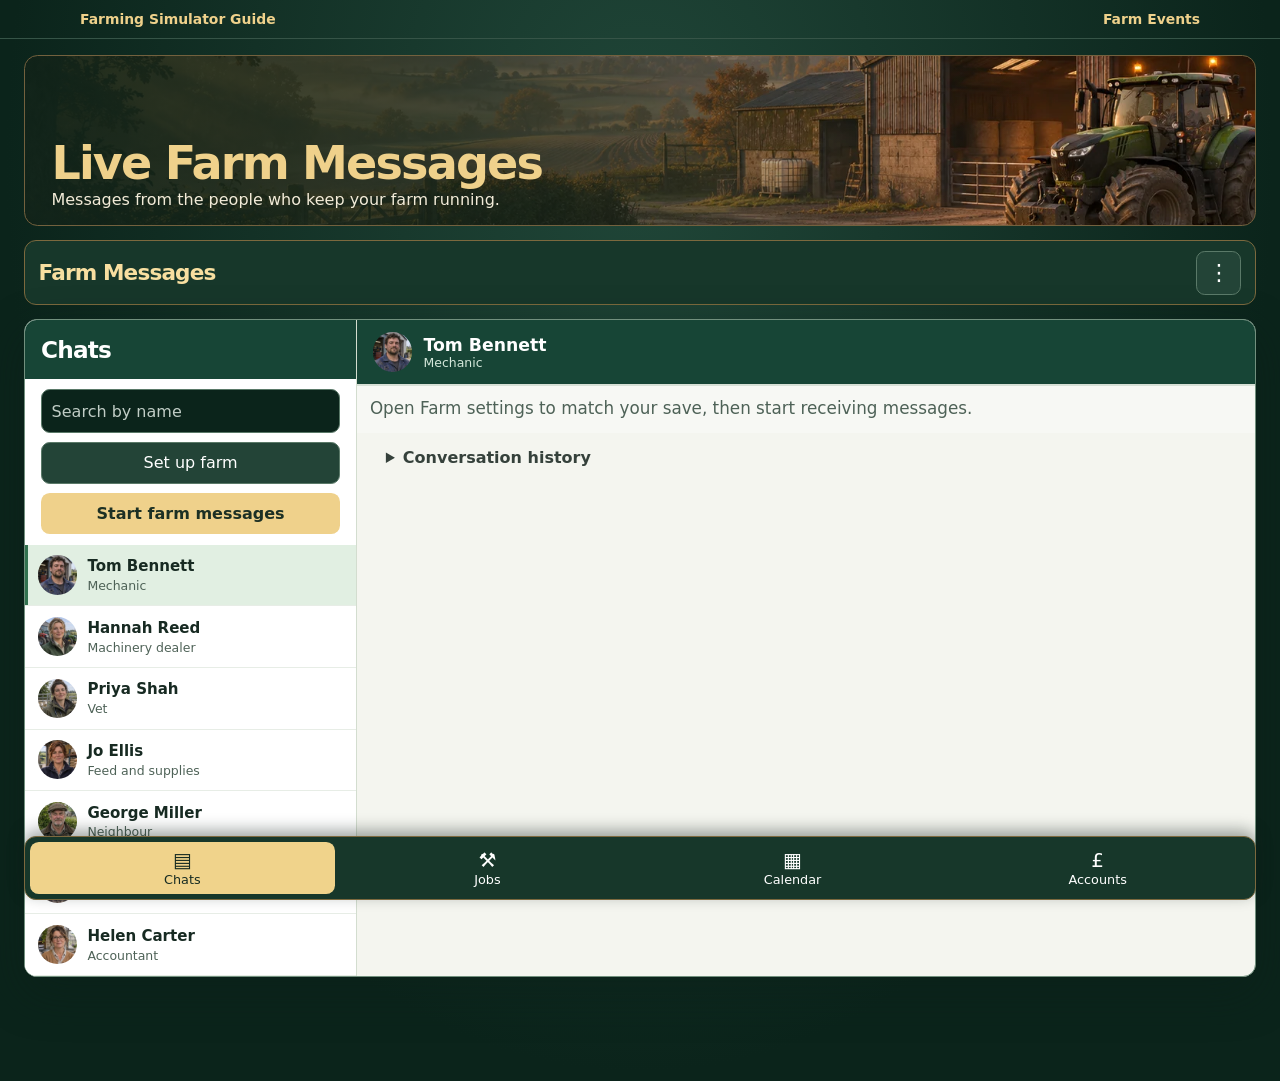
<file: index.html>
<!doctype html>
<html lang="en-GB">
<head>
  <meta charset="utf-8">
  <meta name="viewport" content="width=device-width, initial-scale=1">
  <meta name="robots" content="noindex">
  <meta name="theme-color" content="#0a281e">
  <title>Live Farm Messages | Farming Simulator Guide</title>
  <link rel="stylesheet" href="messages.css?v=24">
  <script src="messages.js?v=24" defer></script>
</head>
<body>
  <header class="site-header"><a href="../index.html">Farming Simulator Guide</a><a href="../farm-events-access.html">Farm Events</a></header>
  <main>
    <header class="hero">
      <h1>Live Farm Messages</h1>
      <p>Messages from the people who keep your farm running.</p>
    </header>
    <div id="app" hidden>
      <header class="messages-top">
        <h1>Farm Messages</h1>
        <button id="open-farm-tools" type="button" aria-label="Farm settings" title="Farm settings" aria-haspopup="dialog">⋮</button>
      </header>
      <div id="toast-region" aria-live="polite"></div>
      <p id="save-status" role="status"></p>
      <div id="workspace" class="workspace" data-view="inbox">
        <section class="panel inbox" aria-labelledby="inbox-title">
          <h2 id="inbox-title" tabindex="-1">Chats</h2>
          <div class="inbox-controls">
            <input id="contact-search" type="search" placeholder="Search by name" aria-label="Search contacts by name">
            <button id="setup-farm" type="button">Set up farm</button>
            <button id="start-chats" type="button" class="primary">Start farm messages</button>
          </div>
          <div id="contacts" aria-label="Conversations"></div>
          
        </section>
        <section class="panel chat" aria-labelledby="chat-title">
          <header id="chat-header"></header>
          <div class="composer">
            <div id="replies" aria-label="Available replies"></div>
          </div>
          <details id="conversation-history">
            <summary>Conversation history</summary>
          <div id="conversation" role="log" aria-label="Messages" tabindex="0"></div>
          </details>
        </section>
      </div>
      <section id="jobs-page" class="panel tab-page" hidden>
        <h2>Jobs</h2>
        <p id="no-jobs">No active repairs.</p>
        <div id="restrictions"></div>
      </section>
      <section id="calendar-page" class="panel tab-page" hidden>
        <h2>Calendar</h2>
        <div class="farm-bar" aria-label="Farm date">
          <div><strong id="date"></strong><span id="day"></span></div>
          <button id="advance" class="primary"></button>
        </div>
      </section>
        <section id="accounts-page" class="panel tab-page" hidden>
          <h2>Accounts</h2><p class="account-balance" id="balance"></p>
          <div class="details-body">
            <p>Apply charges, rewards and credits in your FS25 save using your usual house rules. If FS25 has already applied a transaction, leave it as a record only.</p>
            <div id="ledger"></div>
            <form id="entry" class="fields">
              <label>Transaction
                <select name="type">
                  <option value="expense">Supplier or contractor bill</option>
                  <option value="income">Cash income</option>
                  <option value="credit">Supplier credit earned</option>
                  <option value="worker">Temporary worker hours</option>
                  <option value="staff">Staff bonus</option>
                </select>
              </label>
              <label id="supplier-label">Supplier or contact <input name="source" maxlength="48" required></label>
              <label id="reason-label">Reason <input name="reason" maxlength="80" required></label>
              <label><span id="amount-label">Amount (£)</span> <input name="amount" type="number" required min="0.01" step="0.01" max="10000000"></label>
              <label id="hours-label" hidden>Hours worked <input name="hours" type="number" min="0.25" step="0.25" max="744"></label>
              <label id="applied-label" class="check"><input name="applied" type="checkbox"> Already applied in FS25 or paid separately</label>
              <button>Add entry</button>
            </form>
          </div>
        </section>
      <nav id="message-nav" aria-label="Farm Messages">
        <button type="button" data-page="chats" aria-pressed="true"><span aria-hidden="true">▤</span>Chats</button>
        <button type="button" data-page="jobs" aria-pressed="false"><span aria-hidden="true">⚒</span>Jobs</button>
        <button type="button" data-page="calendar" aria-pressed="false"><span aria-hidden="true">▦</span>Calendar</button>
        <button type="button" data-page="accounts" aria-pressed="false"><span id="accounts-icon" aria-hidden="true">£</span>Accounts</button>
      </nav>
      <dialog id="farm-tools" aria-labelledby="farm-tools-title">
        <header class="tools-header">
          <h2 id="farm-tools-title">Farm settings</h2>
          <form method="dialog"><button aria-label="Close farm settings" autofocus>×</button></form>
        </header>
        <div class="tools">
        <details class="panel" open>
          <summary>Farm settings</summary>
          <div class="details-body">
            <form id="settings" class="fields">
              <details class="panel settings-wide">
                <summary>Contact names and repairs</summary>
                <div class="details-body contact-settings">
                  <div class="settings-stack">
                    <fieldset id="contact-options" class="settings-stack">
                      <legend>Incoming messages</legend>
                    </fieldset>
                    <div id="contact-names" class="settings-stack"></div>
                  </div>
                  <div class="settings-stack">
                    <label>Repairs <select name="repairProvider"><option value="dealer">Local dealer</option><option value="staff">Employ a full-time mechanic</option></select></label>
              <div id="mechanic-name-setting" class="settings-stack"></div>
              <div id="mechanic-pay" class="settings-stack" hidden>
<label>Salary preset <select id="salary-preset"></select></label>
              <label><span>Annual salary <span id="salary-currency">£</span></span> <input name="mechanicSalary" type="number" min="0" max="1000000" step="100" required></label>
              <div class="salary-controls"><button type="button" id="salary-down-1000">−£1,000</button><button type="button" id="salary-down">−£100</button><button type="button" id="salary-up">+£100</button><button type="button" id="salary-up-1000">+£1,000</button></div>
              </div>
<label class="check"><input name="workshop" type="checkbox"> My farm has a workshop</label>
                  </div>
                </div>
              </details>
              <label>Starting month <select name="start" aria-describedby="starting-month-note"></select></label>
              <p id="starting-month-note"></p>
              <label>Days per month <select name="days"><option value="1">1</option><option value="2">2</option><option value="3">3</option><option value="4">4</option><option value="5">5</option><option value="6">6</option><option value="7">7</option><option value="8">8</option><option value="9">9</option><option value="10">10</option><option value="11">11</option><option value="12">12</option><option value="13">13</option><option value="14">14</option><option value="15">15</option><option value="16">16</option><option value="17">17</option><option value="18">18</option><option value="19">19</option><option value="20">20</option><option value="21">21</option><option value="22">22</option><option value="23">23</option><option value="24">24</option><option value="25">25</option><option value="26">26</option><option value="27">27</option><option value="28">28</option></select></label>
              <div class="settings-stack">
              <label>New events per month <select name="frequency"><option value="random">Random range</option></select></label>
              <fieldset id="random-range" class="range-fields" hidden>
                <label>Minimum <input name="randomMin" type="number" min="1" max="10" step="1" required disabled></label>
                <label>Maximum <input name="randomMax" type="number" min="1" max="10" step="1" required disabled></label>
              </fieldset>
              </div>
              <label>Farm currency <select name="currency"><option value="GBP">Pounds (£)</option><option value="USD">US dollars ($)</option><option value="EUR">Euros (€)</option></select></label>
              <label>Billing interval <select name="billing"><option value="1">Monthly</option><option value="2">Every two months</option><option value="3">Quarterly</option><option value="6">Every six months</option><option value="12">Annually</option></select></label>
              <label class="check"><input name="guidance" type="checkbox"> Show gameplay notes</label>
              <details class="panel settings-wide"><summary>Livestock</summary><div class="details-body settings-stack">
              <label class="check"><input name="animals" type="checkbox"> Include livestock messages</label>
              <label class="check"><input name="sheep" type="checkbox"> I keep sheep</label>
              </div></details>
              <label class="check"><input name="sync" type="checkbox"> Import eligible rewards from Farm Events on this browser</label>
            </form>
            <p id="settings-status" role="status">Calendar and event frequency changes apply at the start of the next month once play begins. Billing changes apply after the current billing period.</p>
            <h3>Permanent staff</h3>
            <div id="staff-list"></div>
            <form id="staff" class="fields">
              <label>Name <input name="name" maxlength="48" required></label>
              <label><span>Annual salary <span id="staff-currency">£</span></span> <input name="salary" type="number" min="1" max="10000000" step="0.01" required></label>
              <label class="check"><input name="applied" type="checkbox"> Wages already deducted in FS25</label>
              <button>Add employee</button>
            </form>
            <button id="sound" type="button" aria-pressed="true">Message sound</button>
            <button id="notify" type="button">Enable browser notifications</button>
            <p id="notify-status" role="status">Notifications are available while this page is open on supported browsers.</p>
            <button id="reset" type="button">Start a new demo farm</button>
          </div>
        </details>
      </div>
        <footer class="settings-footer">
          <p id="settings-save-error" role="alert" hidden></p>
          <button class="primary" type="submit" form="settings">Save and close</button>
        </footer>
      </dialog>
      <dialog id="reset-dialog"><form method="dialog">
        <h2>Start a new demo farm?</h2>
        <p>This clears the inbox, accounts and calendar saved for this demo.</p>
        <button value="cancel" autofocus>Keep playing</button>
        <button value="reset" class="primary">Start new farm</button>
      </form></dialog>
      <p class="footnote">Progress is saved in this browser. Keep the demo calendar in step with your FS25 save.</p>
    </div>
  </main>
</body>
</html>
</file>
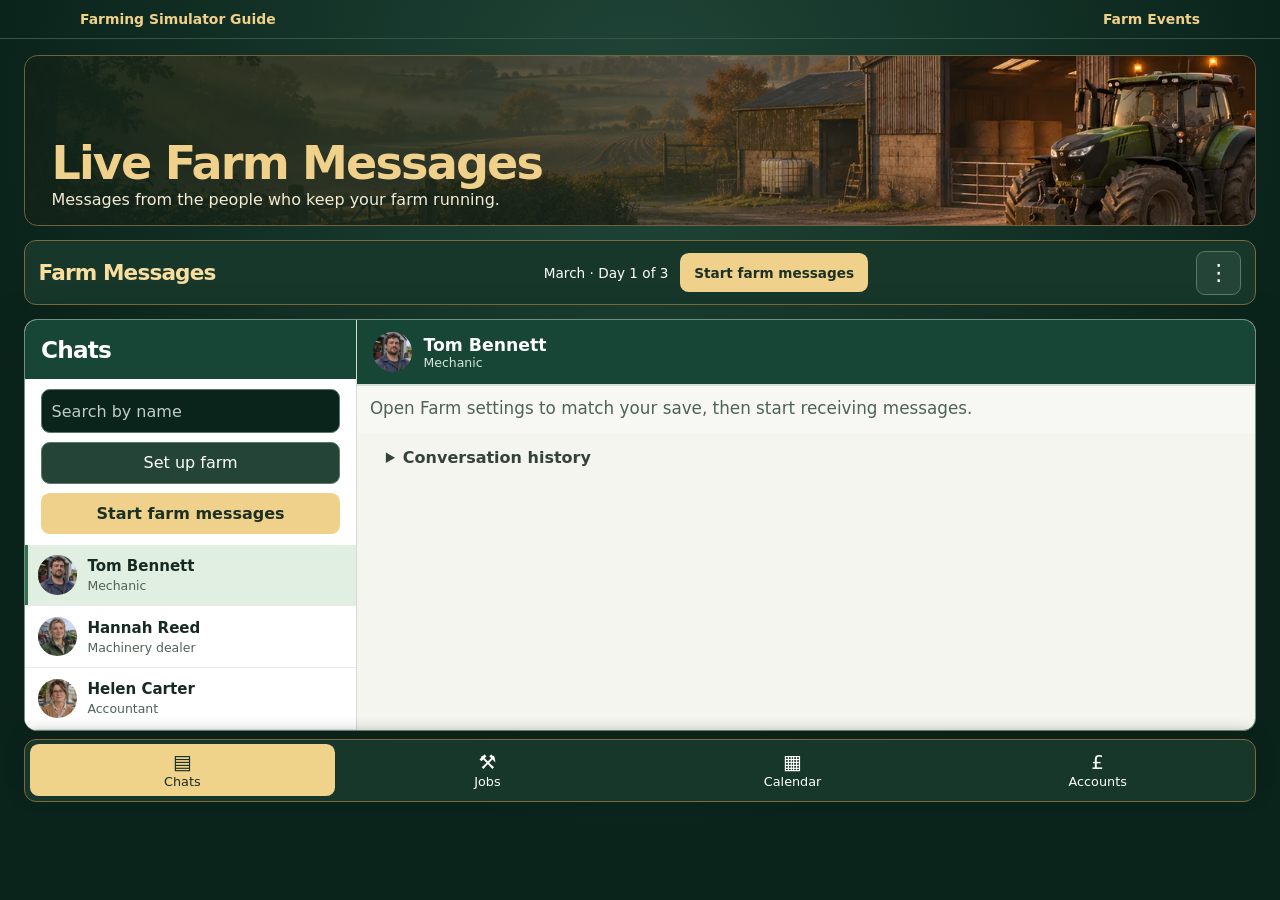
<file: farm-messages/index.html>
<!doctype html>
<html lang="en-GB">
<head>
  <meta charset="utf-8">
  <meta name="viewport" content="width=device-width, initial-scale=1">
  <meta name="robots" content="noindex">
  <meta name="theme-color" content="#0a281e">
  <title>Live Farm Messages | Farming Simulator Guide</title>
  <link rel="stylesheet" href="messages.css?v=43">
  <script src="messages.js?v=48" defer></script>
</head>
<body>
  <header class="site-header"><a href="../index.html">Farming Simulator Guide</a><a href="../farm-events-access.html">Farm Events</a></header>
  <main>
    <header class="hero">
      <h1>Live Farm Messages</h1>
      <p>Messages from the people who keep your farm running.</p>
    </header>
    <div id="app" hidden>
      <header class="messages-top">
        <h1>Farm Messages</h1>
        <div class="header-calendar">
          <div><span id="desktop-date"></span></div>
          <button id="desktop-advance" type="button" class="primary"></button>
        </div>
        <button id="open-farm-tools" type="button" aria-label="Farm settings" title="Farm settings" aria-haspopup="dialog">⋮</button>
      </header>
      <div id="toast-region" aria-live="polite"></div>
      <p id="message-setup-status" hidden>Incoming messages are off. Enable contacts under Farm Settings → Contact names and repairs.</p>
      <p id="save-status" role="status"></p>
      <div id="workspace" class="workspace" data-view="inbox">
        <section class="panel inbox" aria-labelledby="inbox-title">
          <h2 id="inbox-title" tabindex="-1">Chats</h2>
          <div class="inbox-controls">
            <input id="contact-search" type="search" placeholder="Search by name" aria-label="Search contacts by name">
            <button id="setup-farm" type="button">Set up farm</button>
            <button id="start-chats" type="button" class="primary">Start farm messages</button>
          </div>
          <div id="contacts" aria-label="Conversations"></div>
          
        </section>
        <section class="panel chat" aria-labelledby="chat-title">
          <header id="chat-header"></header>
          <div class="composer">
            <div id="replies" aria-label="Available replies"></div>
          </div>
          <details id="conversation-history">
            <summary>Conversation history</summary>
          <div id="conversation" role="log" aria-label="Messages" tabindex="0"></div>
          </details>
        </section>
      </div>
      <section id="jobs-page" class="panel tab-page" hidden>
        <h2>Jobs</h2>
        <p id="no-jobs">No active repairs.</p>
        <div id="restrictions"></div>
      </section>
      <section id="calendar-page" class="panel tab-page" hidden>
        <h2>Calendar</h2>
        <div class="farm-bar" aria-label="Farm date">
          <div><strong id="date"></strong><span id="day"></span></div>
          <button id="advance" class="primary"></button>
        </div>
      </section>
        <section id="accounts-page" class="panel tab-page" hidden>
          <h2>Accounts</h2><p class="account-balance" id="balance"></p>
          <div class="details-body">
            <p>Apply charges, rewards and credits in your FS25 save using your usual house rules. If FS25 has already applied a transaction, leave it as a record only.</p>
            <div id="ledger"></div>
            <form id="entry" class="fields">
              <label>Transaction
                <select name="type">
                  <option value="expense">Supplier or contractor bill</option>
                  <option value="income">Cash income</option>
                  <option value="credit">Supplier credit earned</option>
                  <option value="worker">Temporary worker hours</option>
                  <option value="staff">Staff bonus</option>
                </select>
              </label>
              <label id="supplier-label">Supplier or contact <input name="source" maxlength="48" required></label>
              <label id="reason-label">Reason <input name="reason" maxlength="80" required></label>
              <label><span id="amount-label">Amount (£)</span> <input name="amount" type="number" required min="0.01" step="0.01" max="10000000"></label>
              <label id="hours-label" hidden>Hours worked <input name="hours" type="number" min="0.25" step="0.25" max="744"></label>
              <label id="applied-label" class="check"><input name="applied" type="checkbox"> Already applied in FS25 or paid separately</label>
              <button>Add entry</button>
            </form>
          </div>
        </section>
      <nav id="message-nav" aria-label="Farm Messages">
        <button type="button" data-page="chats" aria-pressed="true"><span aria-hidden="true">▤</span>Chats</button>
        <button type="button" data-page="jobs" aria-pressed="false"><span aria-hidden="true">⚒</span>Jobs</button>
        <button type="button" data-page="calendar" aria-pressed="false"><span aria-hidden="true">▦</span>Calendar</button>
        <button type="button" data-page="accounts" aria-pressed="false"><span id="accounts-icon" aria-hidden="true">£</span>Accounts</button>
      </nav>
      <dialog id="farm-tools" aria-labelledby="farm-tools-title">
        <header class="tools-header">
          <h2 id="farm-tools-title">Farm settings</h2>
          <form method="dialog"><button aria-label="Close farm settings" autofocus>×</button></form>
        </header>
        <div class="tools">
        <form id="contact-settings-form" hidden>
                <div class="details-body contact-settings">
                  <div class="settings-stack">
                    <fieldset id="contact-options" class="settings-stack">
                      <legend>Incoming messages</legend>
                    </fieldset>
                    <div id="contact-names" class="settings-stack"></div>
                  </div>
                  <div class="settings-stack">
                    <label>Repairs <select name="repairProvider"><option value="dealer">Local dealer</option><option value="staff">Employ a full-time mechanic</option></select></label>
              <div id="mechanic-name-setting" class="settings-stack"></div>
              <label class="check"><input name="mechanicPayroll" type="checkbox"> On the payroll</label>
              <div id="mechanic-pay" class="settings-stack" hidden>
<label>Salary preset <select id="salary-preset"></select></label>
              <label><span>Annual salary <span id="salary-currency">£</span></span> <input name="mechanicSalary" type="number" min="0" max="1000000" step="100" required></label>
              <div class="salary-controls"><button type="button" id="salary-down-1000">−£1,000</button><button type="button" id="salary-down">−£100</button><button type="button" id="salary-up">+£100</button><button type="button" id="salary-up-1000">+£1,000</button></div>
              </div>
<label class="check"><input name="workshop" type="checkbox"> My farm has a workshop</label>
                  </div>
                </div>
          <div class="settings-footer">
            <button id="cancel-contact-settings" type="button">Back</button>
            <button class="primary" type="submit">Save and close</button>
          </div>
          <p id="contact-save-error" role="alert" hidden>This browser could not save your contact settings.</p>
        </form>
        <details id="main-settings-panel" class="panel" open>
          <summary>Farm settings</summary>
          <div class="details-body">
            <form id="settings" class="fields">
              <button id="open-contact-settings" type="button">Contact names and repairs</button>
              <label>Starting month <select name="start" aria-describedby="starting-month-note"></select></label>
              <p id="starting-month-note"></p>
              <label>Days per month <select name="days" size="7"><option value="1">1</option><option value="2">2</option><option value="3">3</option><option value="4">4</option><option value="5">5</option><option value="6">6</option><option value="7">7</option><option value="8">8</option><option value="9">9</option><option value="10">10</option><option value="11">11</option><option value="12">12</option><option value="13">13</option><option value="14">14</option><option value="15">15</option><option value="16">16</option><option value="17">17</option><option value="18">18</option><option value="19">19</option><option value="20">20</option><option value="21">21</option><option value="22">22</option><option value="23">23</option><option value="24">24</option><option value="25">25</option><option value="26">26</option><option value="27">27</option><option value="28">28</option></select></label>
              <div class="settings-stack">
              <label>New events per month <select name="frequency"><option value="random">Random range</option></select></label>
              <fieldset id="random-range" class="range-fields" hidden>
                <label>Minimum <input name="randomMin" type="number" min="1" max="10" step="1" required disabled></label>
                <label>Maximum <input name="randomMax" type="number" min="1" max="10" step="1" required disabled></label>
              </fieldset>
              </div>
              <label>Message delivery <select name="delivery"><option value="day">Together at the start of each farm day</option><option value="staggered">Random timing · 5–10 real minutes apart</option></select></label>
              <label>Farm currency <select name="currency"><option value="GBP">Pounds (£)</option><option value="USD">US dollars ($)</option><option value="EUR">Euros (€)</option></select></label>
              <label>Billing interval <select name="billing"><option value="1">Monthly</option><option value="2">Every two months</option><option value="3">Quarterly</option><option value="6">Every six months</option><option value="12">Annually</option></select></label>
              <label class="check"><input name="guidance" type="checkbox"> Show gameplay notes</label>
              <details class="panel settings-wide"><summary>Livestock</summary><div class="details-body settings-stack">
              <label class="check"><input name="animals" type="checkbox"> Include livestock messages</label>
              <label class="check"><input name="sheep" type="checkbox"> I keep sheep</label>
              </div></details>
              <label class="check"><input name="sync" type="checkbox"> Import eligible rewards from Farm Events on this browser</label>
            </form>
            <p id="settings-status" role="status">Calendar and event frequency changes apply at the start of the next month once play begins. Billing changes apply after the current billing period.</p>
            <h3>Permanent staff</h3>
            <div id="staff-list"></div>
            <form id="staff" class="fields">
              <label>Name <input name="name" maxlength="48" required></label>
              <label><span>Annual salary <span id="staff-currency">£</span></span> <input name="salary" type="number" min="1" max="10000000" step="0.01" required></label>
              <label class="check"><input name="applied" type="checkbox"> Wages already deducted in FS25</label>
              <button>Add employee</button>
            </form>
            <button id="sound" type="button" aria-pressed="true">Message sound</button>
            <button id="notify" type="button">Enable browser notifications</button>
            <p id="notify-status" role="status">Notifications are available while this page is open on supported browsers.</p>
            <button id="reset" type="button">Start a new demo farm</button>
          </div>
        </details>
      </div>
        <footer id="main-settings-footer" class="settings-footer">
          <p id="settings-save-error" role="alert" hidden></p>
          <button class="primary" type="submit" form="settings">Save and close</button>
        </footer>
      </dialog>
      <dialog id="reset-dialog"><form method="dialog">
        <h2>Start a new demo farm?</h2>
        <p>This clears the inbox, accounts and calendar saved for this demo.</p>
        <button value="cancel" autofocus>Keep playing</button>
        <button value="reset" class="primary">Start new farm</button>
      </form></dialog>
      <p class="footnote">Progress is saved in this browser. Keep the demo calendar in step with your FS25 save.</p>
    </div>
  </main>
</body>
</html>
</file>
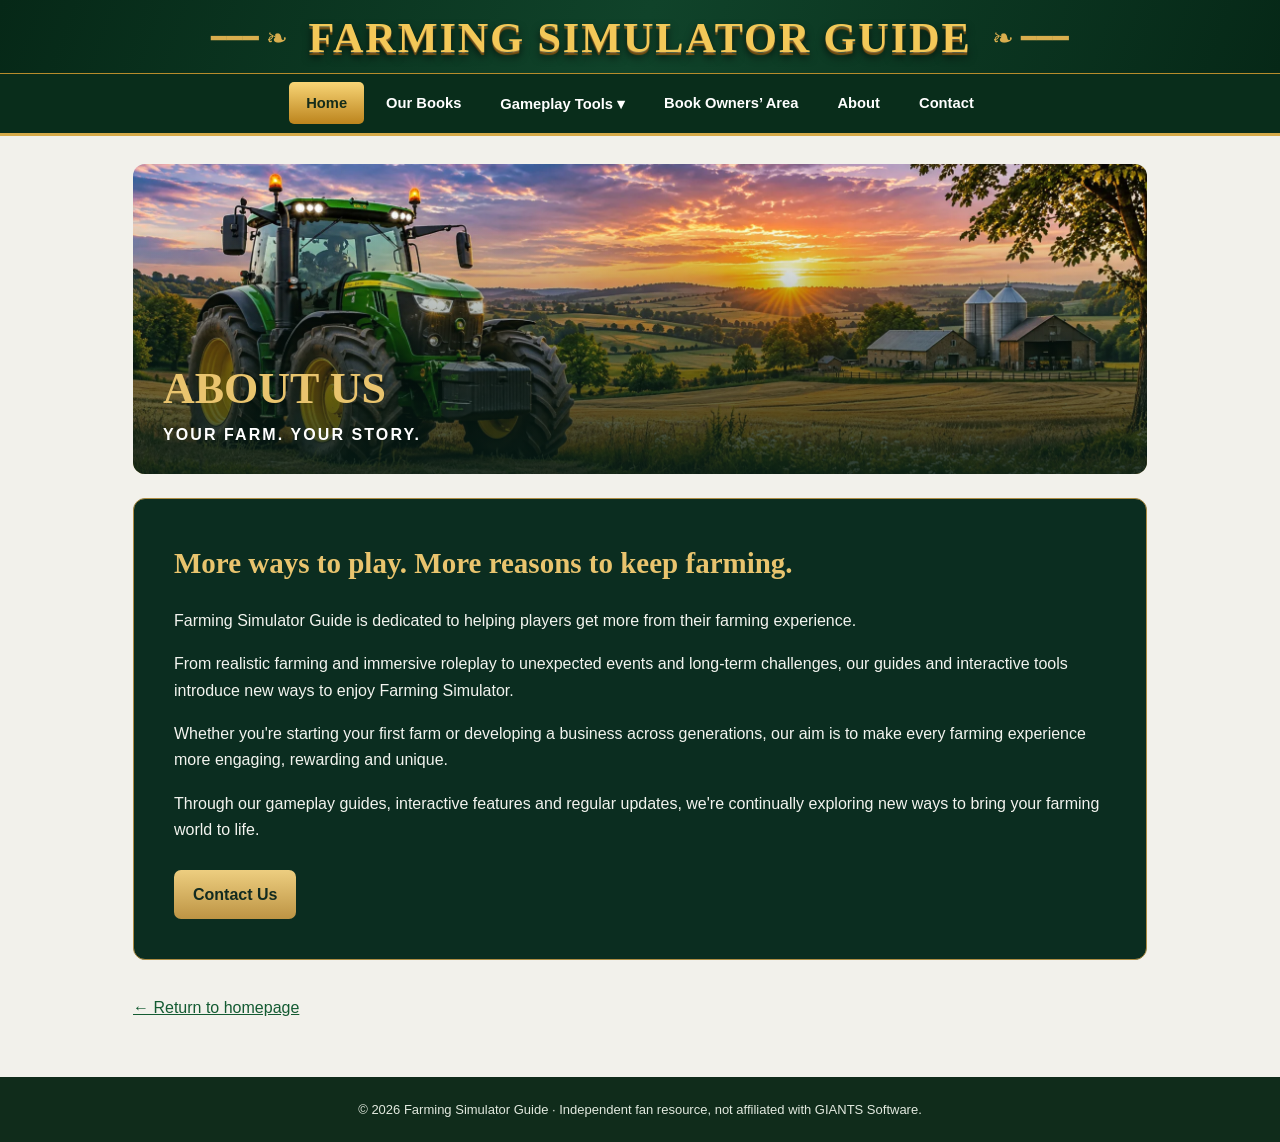
<file: about.html>
<!doctype html><html lang="en"><head><meta charset="utf-8"><meta name="viewport" content="width=device-width,initial-scale=1"><title>About Us | Farming Simulator Guide</title><link rel="stylesheet" href="style.css"></head><body><header class="brand"><a href="index.html" aria-label="Farming Simulator Guide home"><span class="brand-line" aria-hidden="true">━━━ ❧</span><span class="brand-title">FARMING SIMULATOR GUIDE</span><span class="brand-line" aria-hidden="true">❧ ━━━</span></a></header><nav class="nav" aria-label="Main navigation"><a href="index.html">Home</a><a href="books.html">Our Books</a><div class="nav-menu"><button type="button" class="nav-toggle" aria-expanded="false">Gameplay Tools ▾</button><div class="nav-dropdown"><a href="random-events/index.html">Random Events</a><a href="ai-competitors.html">AI Farming Competitors</a><a href="gameplay-guides.html">Gameplay Guides</a></div></div><a href="book-owners.html">Book Owners’ Area</a><a href="about.html">About</a><a href="contact.html">Contact</a></nav><main class="inner info-page">
<section class="info-hero"><img src="assets/first-banner-no-stripe.webp" alt="Farming countryside at sunset"><div class="info-hero-title"><h1>ABOUT US</h1><p>YOUR FARM. YOUR STORY.</p></div></section>
<section class="info-panel">
<h2>More ways to play. More reasons to keep farming.</h2>
<p>Farming Simulator Guide is dedicated to helping players get more from their farming experience.</p>
<p>From realistic farming and immersive roleplay to unexpected events and long-term challenges, our guides and interactive tools introduce new ways to enjoy Farming Simulator.</p>
<p>Whether you're starting your first farm or developing a business across generations, our aim is to make every farming experience more engaging, rewarding and unique.</p>
<p>Through our gameplay guides, interactive features and regular updates, we're continually exploring new ways to bring your farming world to life.</p>
<div class="info-actions"><a href="contact.html">Contact Us</a></div>
</section><a class="home-link" href="index.html">← Return to homepage</a></main><footer>© 2026 Farming Simulator Guide · Independent fan resource, not affiliated with GIANTS Software.</footer><script src="navigation.js" defer></script></body></html>
</file>
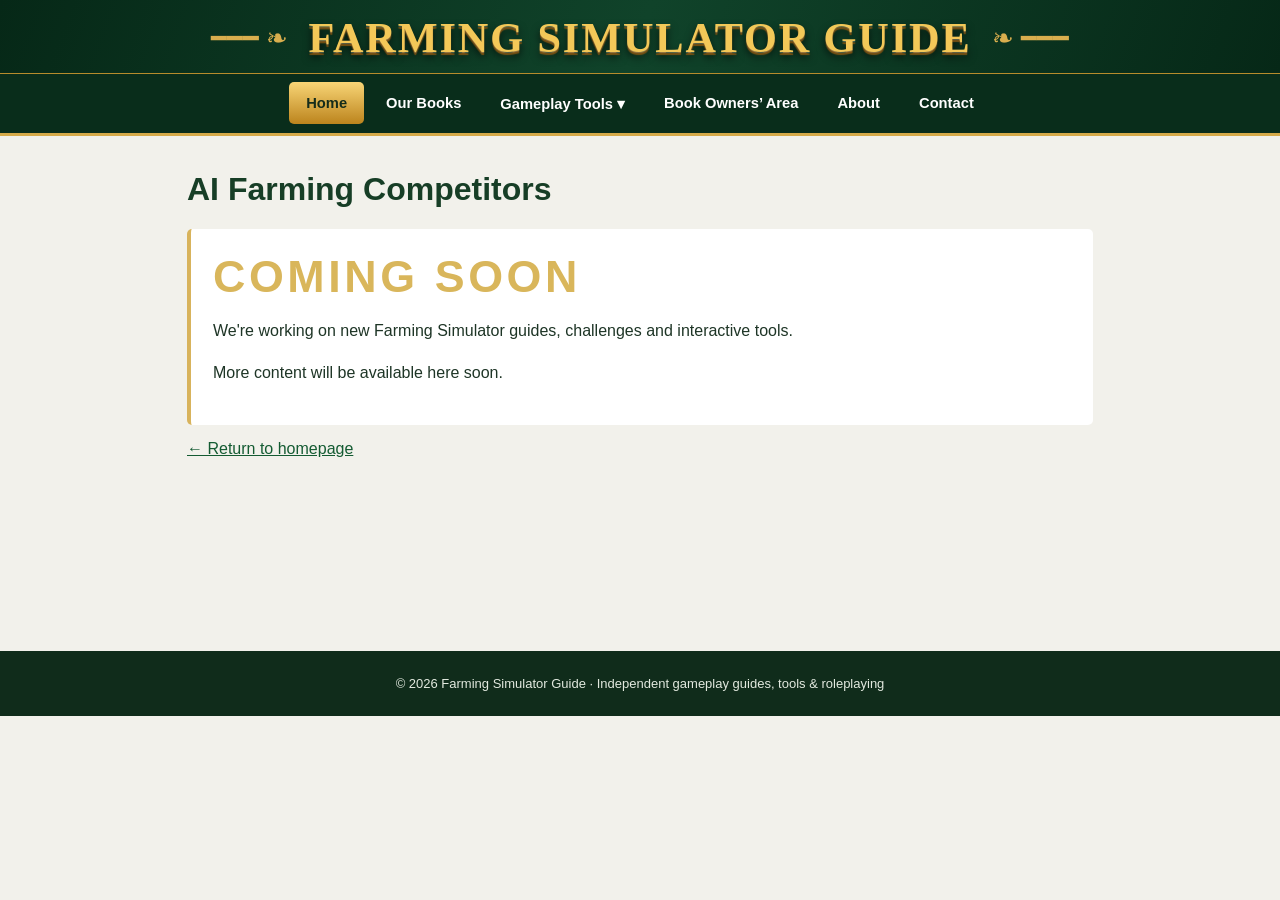
<file: ai-competitors.html>
<!doctype html><html lang="en"><head><meta charset="utf-8"><meta name="viewport" content="width=device-width,initial-scale=1"><meta name="description" content="Farming Simulator Guide — gameplay tools, roleplaying guides and farming challenges."><title>AI Farming Competitors | Farming Simulator Guide</title><link rel="stylesheet" href="style.css"></head><body><header class="brand"><a href="index.html" aria-label="Farming Simulator Guide home"><span class="brand-line" aria-hidden="true">━━━ ❧</span><span class="brand-title">FARMING SIMULATOR GUIDE</span><span class="brand-line" aria-hidden="true">❧ ━━━</span></a></header><nav class="nav" aria-label="Main navigation"><a href="index.html">Home</a><a href="books.html">Our Books</a><div class="nav-menu"><button type="button" class="nav-toggle" aria-expanded="false">Gameplay Tools ▾</button><div class="nav-dropdown"><a href="random-events/index.html">Random Events</a><a href="ai-competitors.html">AI Farming Competitors</a><a href="gameplay-guides.html">Gameplay Guides</a></div></div><a href="book-owners.html">Book Owners’ Area</a><a href="about.html">About</a><a href="contact.html">Contact</a></nav><main class="inner"><h1>AI Farming Competitors</h1><div class="coming"><h2 style="color:#d9b65b;font-size:clamp(1.7rem,4vw,2.8rem);margin:0 0 14px;letter-spacing:.08em">COMING SOON</h2><p>We're working on new Farming Simulator guides, challenges and interactive tools.</p><p>More content will be available here soon.</p></div><a class="home-link" href="index.html">← Return to homepage</a></main><footer>© 2026 Farming Simulator Guide · Independent gameplay guides, tools &amp; roleplaying</footer><script>document.querySelectorAll(".nav a").forEach(a=>{if(a.getAttribute("href")===location.pathname.split("/").pop()||(location.pathname.endsWith("/")&&a.getAttribute("href")==="index.html"))a.setAttribute("aria-current","page")})</script><script src="navigation.js" defer></script></body></html>
</file>
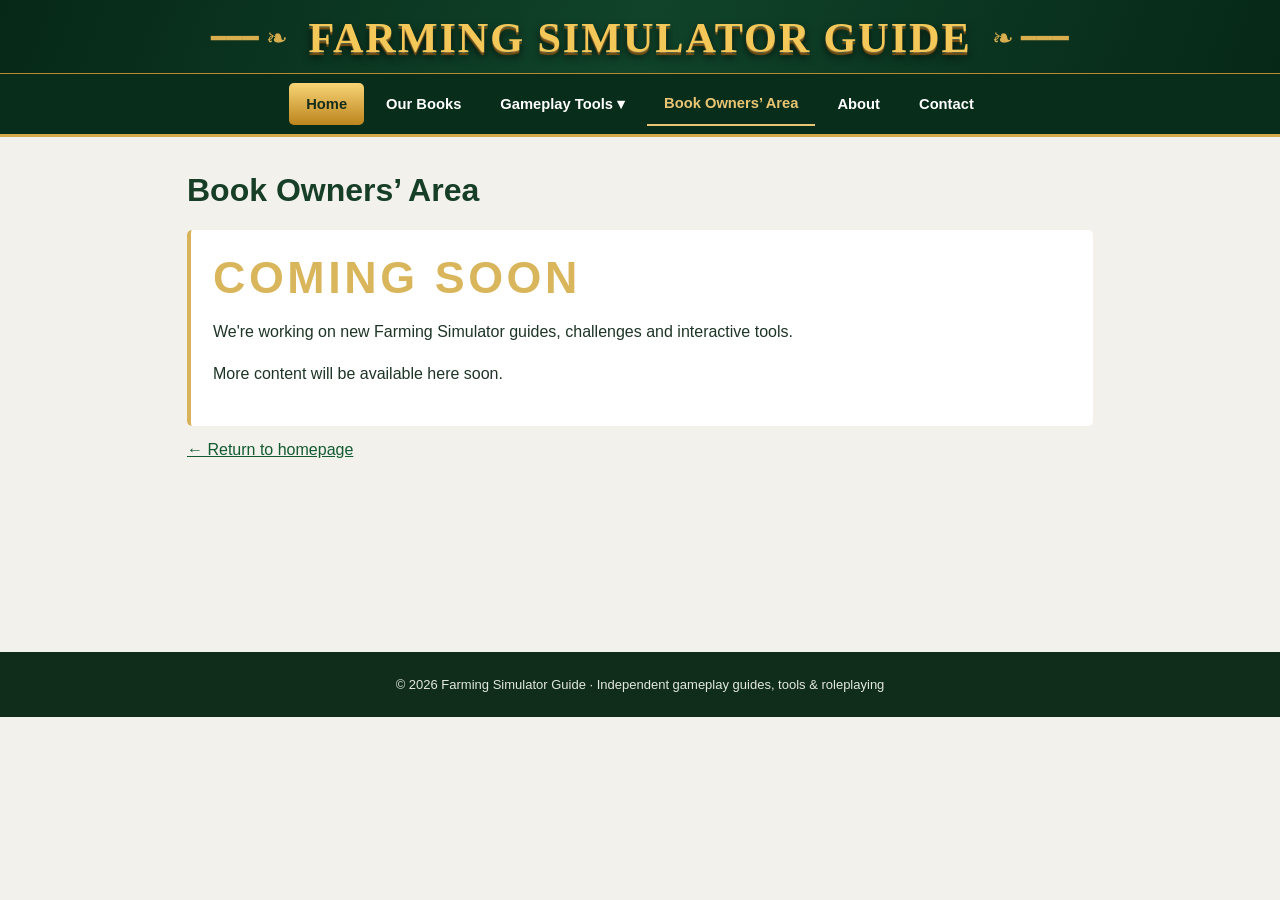
<file: book-owners.html>
<!doctype html><html lang="en"><head><meta charset="utf-8"><meta name="viewport" content="width=device-width,initial-scale=1"><meta name="description" content="Farming Simulator Guide — gameplay tools, roleplaying guides and farming challenges."><title>Book Owners’ Area | Farming Simulator Guide</title><link rel="stylesheet" href="style.css"></head><body><header class="brand"><a href="index.html" aria-label="Farming Simulator Guide home"><span class="brand-line" aria-hidden="true">━━━ ❧</span><span class="brand-title">FARMING SIMULATOR GUIDE</span><span class="brand-line" aria-hidden="true">❧ ━━━</span></a></header><nav class="nav" aria-label="Main navigation"><a href="index.html">Home</a><a href="books.html">Our Books</a><div class="nav-menu"><button type="button" class="nav-toggle" aria-expanded="false">Gameplay Tools ▾</button><div class="nav-dropdown"><a href="random-events/index.html">Random Events</a><a href="ai-competitors.html">AI Farming Competitors</a><a href="gameplay-guides.html">Gameplay Guides</a></div></div><a href="book-owners.html">Book Owners’ Area</a><a href="about.html">About</a><a href="contact.html">Contact</a></nav><main class="inner"><h1>Book Owners’ Area</h1><div class="coming"><h2 style="color:#d9b65b;font-size:clamp(1.7rem,4vw,2.8rem);margin:0 0 14px;letter-spacing:.08em">COMING SOON</h2><p>We're working on new Farming Simulator guides, challenges and interactive tools.</p><p>More content will be available here soon.</p></div><a class="home-link" href="index.html">← Return to homepage</a></main><footer>© 2026 Farming Simulator Guide · Independent gameplay guides, tools &amp; roleplaying</footer><script>document.querySelectorAll(".nav a").forEach(a=>{if(a.getAttribute("href")===location.pathname.split("/").pop()||(location.pathname.endsWith("/")&&a.getAttribute("href")==="index.html"))a.setAttribute("aria-current","page")})</script><script src="navigation.js" defer></script></body></html>
</file>
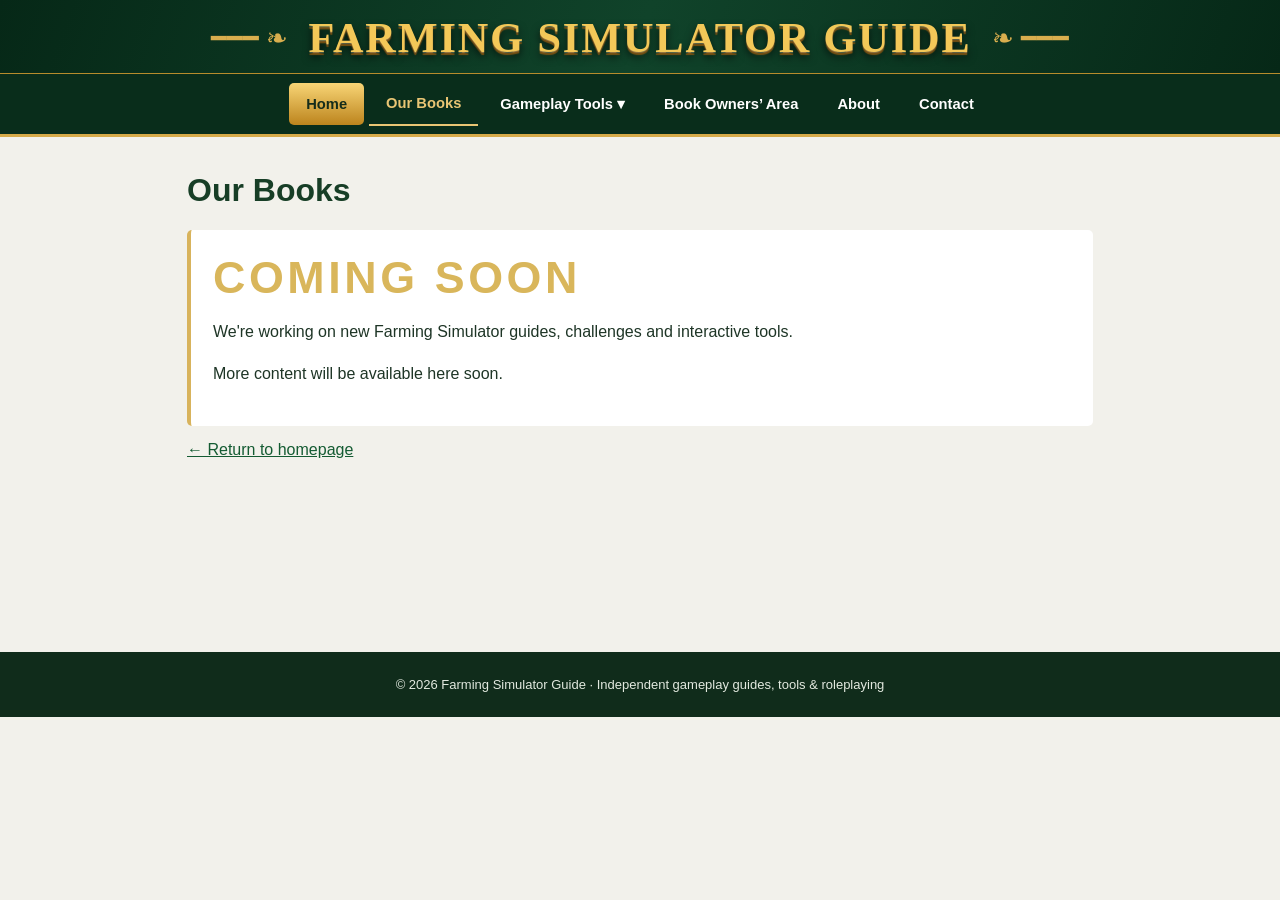
<file: books.html>
<!doctype html><html lang="en"><head><meta charset="utf-8"><meta name="viewport" content="width=device-width,initial-scale=1"><meta name="description" content="Farming Simulator Guide — gameplay tools, roleplaying guides and farming challenges."><title>Our Books | Farming Simulator Guide</title><link rel="stylesheet" href="style.css"></head><body><header class="brand"><a href="index.html" aria-label="Farming Simulator Guide home"><span class="brand-line" aria-hidden="true">━━━ ❧</span><span class="brand-title">FARMING SIMULATOR GUIDE</span><span class="brand-line" aria-hidden="true">❧ ━━━</span></a></header><nav class="nav" aria-label="Main navigation"><a href="index.html">Home</a><a href="books.html">Our Books</a><div class="nav-menu"><button type="button" class="nav-toggle" aria-expanded="false">Gameplay Tools ▾</button><div class="nav-dropdown"><a href="random-events/index.html">Random Events</a><a href="ai-competitors.html">AI Farming Competitors</a><a href="gameplay-guides.html">Gameplay Guides</a></div></div><a href="book-owners.html">Book Owners’ Area</a><a href="about.html">About</a><a href="contact.html">Contact</a></nav><main class="inner"><h1>Our Books</h1><div class="coming"><h2 style="color:#d9b65b;font-size:clamp(1.7rem,4vw,2.8rem);margin:0 0 14px;letter-spacing:.08em">COMING SOON</h2><p>We're working on new Farming Simulator guides, challenges and interactive tools.</p><p>More content will be available here soon.</p></div><a class="home-link" href="index.html">← Return to homepage</a></main><footer>© 2026 Farming Simulator Guide · Independent gameplay guides, tools &amp; roleplaying</footer><script>document.querySelectorAll(".nav a").forEach(a=>{if(a.getAttribute("href")===location.pathname.split("/").pop()||(location.pathname.endsWith("/")&&a.getAttribute("href")==="index.html"))a.setAttribute("aria-current","page")})</script><script src="navigation.js" defer></script></body></html>
</file>
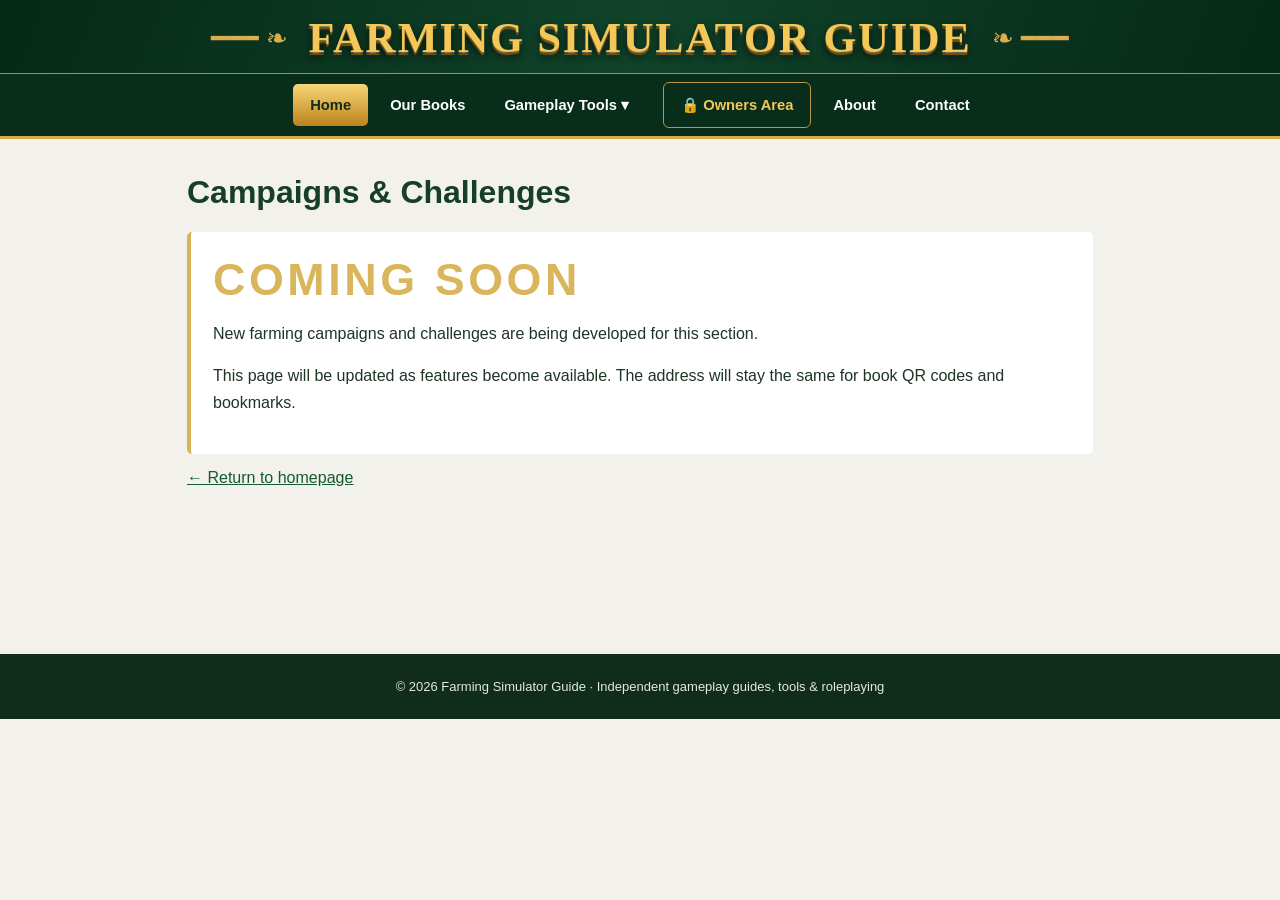
<file: campaigns.html>
<!doctype html><html lang="en"><head><meta charset="utf-8"><meta name="viewport" content="width=device-width,initial-scale=1"><meta name="description" content="Farming Simulator Guide — gameplay tools, roleplaying guides and farming challenges."><title>Campaigns &amp; Challenges | Farming Simulator Guide</title><link rel="stylesheet" href="style.css"></head><body><header class="brand"><a href="index.html" aria-label="Farming Simulator Guide home"><span class="brand-line" aria-hidden="true">━━━ ❧</span><span class="brand-title">FARMING SIMULATOR GUIDE</span><span class="brand-line" aria-hidden="true">❧ ━━━</span></a></header><nav class="nav" aria-label="Main navigation"><a href="index.html">Home</a><a href="books.html">Our Books</a><div class="nav-menu"><button type="button" class="nav-toggle" aria-expanded="false">Gameplay Tools ▾</button><div class="nav-dropdown"><a href="random-events/index.html">Random Events</a><a href="ai-competitors.html">AI Farming Competitors</a><a href="gameplay-guides.html">Gameplay Guides</a></div></div><a href="book-owners.html" class="owners-nav-link">🔒 Owners Area</a><a href="about.html">About</a><a href="contact.html">Contact</a></nav><main class="inner"><h1>Campaigns &amp; Challenges</h1><div class="coming"><h2 style="color:#d9b65b;font-size:clamp(1.7rem,4vw,2.8rem);margin:0 0 14px;letter-spacing:.08em">COMING SOON</h2><p>New farming campaigns and challenges are being developed for this section.</p><p>This page will be updated as features become available. The address will stay the same for book QR codes and bookmarks.</p></div><a class="home-link" href="index.html">← Return to homepage</a></main><footer>© 2026 Farming Simulator Guide · Independent gameplay guides, tools &amp; roleplaying</footer><script>document.querySelectorAll(".nav a").forEach(a=>{if(a.getAttribute("href")===location.pathname.split("/").pop()||(location.pathname.endsWith("/")&&a.getAttribute("href")==="index.html"))a.setAttribute("aria-current","page")})</script><script src="navigation.js" defer></script></body></html>
</file>
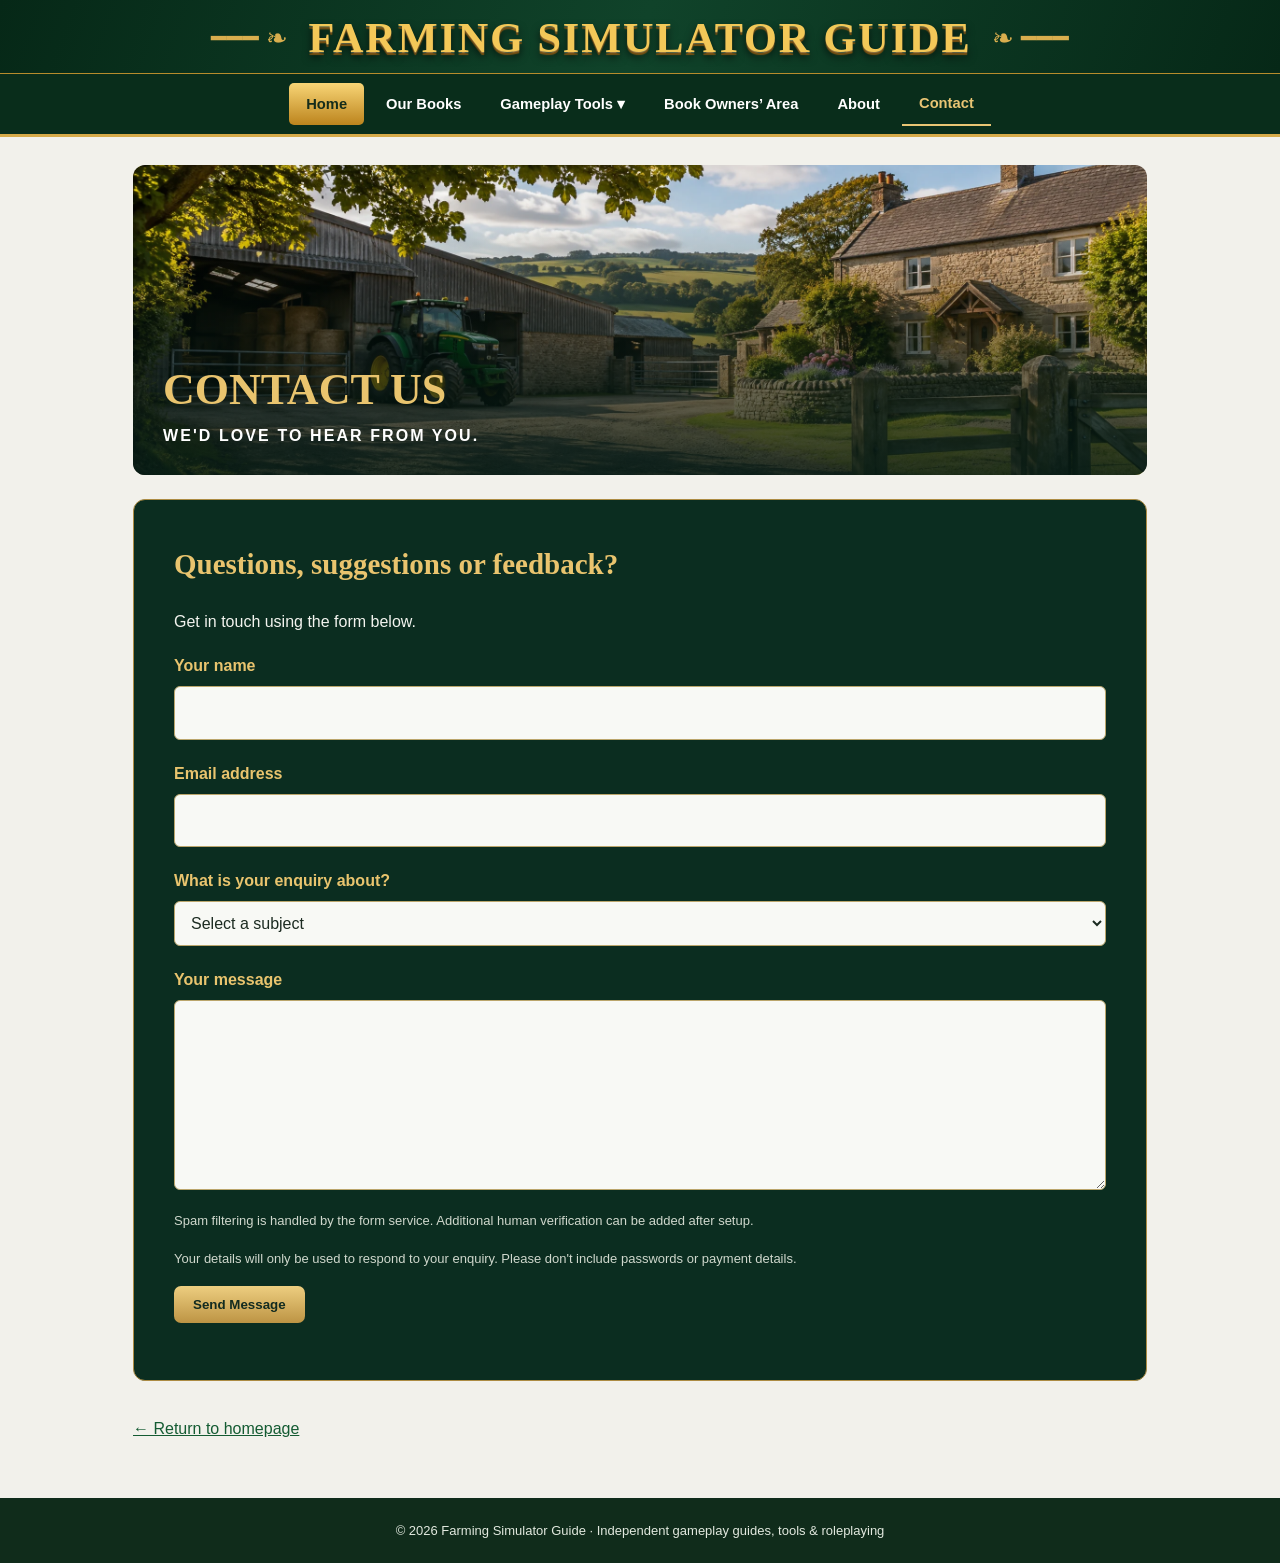
<file: contact.html>
<!doctype html><html lang="en"><head><meta charset="utf-8"><meta name="viewport" content="width=device-width,initial-scale=1"><meta name="description" content="Farming Simulator Guide — gameplay tools, roleplaying guides and farming challenges."><title>Contact Us | Farming Simulator Guide</title><link rel="stylesheet" href="style.css"></head><body><header class="brand"><a href="index.html" aria-label="Farming Simulator Guide home"><span class="brand-line" aria-hidden="true">━━━ ❧</span><span class="brand-title">FARMING SIMULATOR GUIDE</span><span class="brand-line" aria-hidden="true">❧ ━━━</span></a></header><nav class="nav" aria-label="Main navigation"><a href="index.html">Home</a><a href="books.html">Our Books</a><div class="nav-menu"><button type="button" class="nav-toggle" aria-expanded="false">Gameplay Tools ▾</button><div class="nav-dropdown"><a href="random-events/index.html">Random Events</a><a href="ai-competitors.html">AI Farming Competitors</a><a href="gameplay-guides.html">Gameplay Guides</a></div></div><a href="book-owners.html">Book Owners’ Area</a><a href="about.html">About</a><a href="contact.html">Contact</a></nav><main class="inner info-page">
<section class="info-hero"><img src="assets/contact-farmyard.webp" alt="Welcoming country farmyard with farmhouse and tractor"><div class="info-hero-title"><h1>CONTACT US</h1><p>WE'D LOVE TO HEAR FROM YOU.</p></div></section>
<section class="info-panel">
<h2>Questions, suggestions or feedback?</h2><p>Get in touch using the form below.</p>
<form id="contactForm" action="https://formspree.io/f/xrpqpjdd" method="POST">
<div class="form-row"><label for="contactName">Your name</label><input id="contactName" name="name" autocomplete="name" required maxlength="100"></div>
<div class="form-row"><label for="contactEmail">Email address</label><input id="contactEmail" name="email" type="email" autocomplete="email" required maxlength="254"></div>
<div class="form-row"><label for="contactSubject">What is your enquiry about?</label><select id="contactSubject" name="subject" required><option value="">Select a subject</option><option>General Enquiry</option><option>Farm Events</option><option>Book Owners &amp; Access</option><option>Report a Problem</option><option>Suggest a Feature</option><option>Other</option></select></div>
<div class="form-row"><label for="contactMessage">Your message</label><textarea id="contactMessage" name="message" rows="6" required maxlength="5000"></textarea></div>
<p class="contact-note">Spam filtering is handled by the form service. Additional human verification can be added after setup.</p>
<p class="contact-note">Your details will only be used to respond to your enquiry. Please don't include passwords or payment details.</p>
<button id="contactSubmit" type="submit">Send Message</button>
<p id="contactStatus" role="status" aria-live="polite"></p>
</form>
</section><a class="home-link" href="index.html">← Return to homepage</a></main><footer>© 2026 Farming Simulator Guide · Independent gameplay guides, tools &amp; roleplaying</footer><script>document.querySelectorAll(".nav a").forEach(a=>{if(a.getAttribute("href")===location.pathname.split("/").pop()||(location.pathname.endsWith("/")&&a.getAttribute("href")==="index.html"))a.setAttribute("aria-current","page")})</script><script src="navigation.js" defer></script><script src="contact-form.js" defer></script></body></html>
</file>
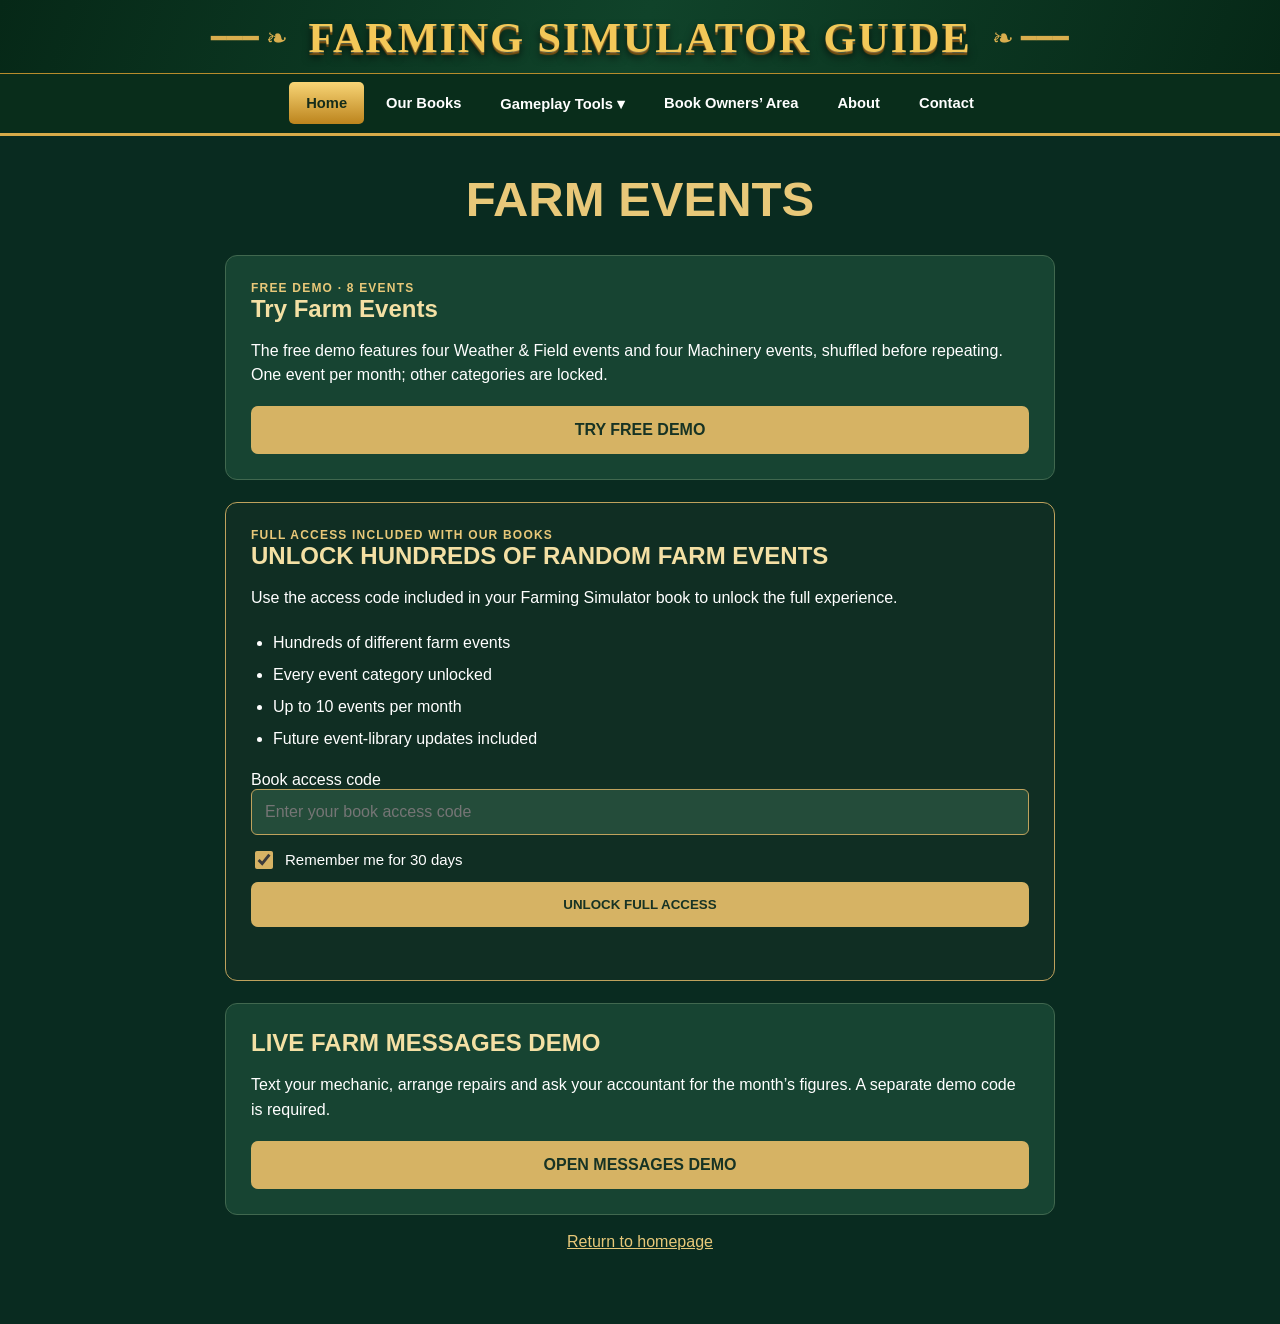
<file: farm-events-access.html>
<!doctype html><html lang="en"><head><meta charset="utf-8"><meta name="viewport" content="width=device-width,initial-scale=1"><title>Farm Events Access | Farming Simulator Guide</title><link rel="stylesheet" href="style.css"><style>
body{background:#092b20;color:#fff;font-family:Arial,sans-serif;margin:0} .access{max-width:830px;margin:35px auto 70px;padding:0 18px}.access h1{text-align:center;color:#e8c879;font-size:clamp(30px,6vw,49px);margin-bottom:8px}.intro{text-align:center;color:#e4d7ad}.access-grid{display:grid;gap:22px;margin-top:28px}.access-card{background:#174432;border-radius:12px;padding:25px;border:1px solid #41684f}.access-card.full{background:#102e23;border-color:#bfa25d}.access h2{margin:0 0 12px;color:#f4e0a4}.access p{line-height:1.55}.access ul{line-height:2;padding-left:22px}.access .cta{display:block;text-align:center;background:#d6b364;color:#173324;text-decoration:none;padding:15px;border-radius:7px;font-weight:700;margin-top:18px}.access .note{color:#e1d7bf;font-size:13px}.access .tag{font-size:12px;letter-spacing:1.2px;color:#e8c879;font-weight:700}.access .coming{background:transparent!important;color:#fff!important;border-top:1px solid #507158;margin-top:20px;padding-top:20px;border-radius:0;box-shadow:none}.access .coming h2{color:#f4e0a4!important}.access .coming p{color:#fff!important}.access .code{width:100%;box-sizing:border-box;background:#244c3a;color:#fff;border:1px solid #bfa25d;border-radius:6px;padding:13px;font-size:16px}.access .disabled{opacity:.65;cursor:not-allowed;border:0;width:100%;padding:15px;background:#d6b364;color:#173324;font-weight:700;border-radius:7px;margin-top:10px} .brandline{text-align:center;padding:23px 10px;background:#06251b;border-bottom:2px solid #9d8041;color:#dfc57f;letter-spacing:2px;font-weight:bold}.access{box-sizing:content-box}.return{text-align:center;margin-top:15px}.return a{color:#e8c879}</style></head><body>
<header class="brand"><a href="index.html" aria-label="Farming Simulator Guide home"><span class="brand-line" aria-hidden="true">━━━ ❧</span><span class="brand-title">FARMING SIMULATOR GUIDE</span><span class="brand-line" aria-hidden="true">❧ ━━━</span></a></header><nav class="nav" aria-label="Main navigation"><a href="index.html">Home</a><a href="books.html">Our Books</a><div class="nav-menu"><button type="button" class="nav-toggle" aria-expanded="false">Gameplay Tools ▾</button><div class="nav-dropdown"><a href="farm-events-access.html">Farm Events</a><a href="ai-competitors.html">AI Farming Competitors</a><a href="multiplayer-events.html">Multiplayer Events</a></div></div><a href="book-owners.html">Book Owners’ Area</a><a href="about.html">About</a><a href="contact.html">Contact</a></nav><main class="access"><h1>FARM EVENTS</h1><p class="intro">Bring your farm to life with realistic random events.</p>
<div class="access-grid"><section class="access-card"><div class="tag">FREE DEMO · 8 EVENTS</div><h2>Try Farm Events</h2><p>The free demo features four Weather &amp; Field events and four Machinery events, shuffled before repeating. One event per month; other categories are locked.</p><a class="cta" href="random-events/demo.html">TRY FREE DEMO</a></section>
<section class="access-card full"><div class="tag">FULL ACCESS INCLUDED WITH OUR BOOKS</div><h2>UNLOCK HUNDREDS OF RANDOM FARM EVENTS</h2><p>Use the access code included in your Farming Simulator book to unlock the full experience.</p><ul><li>Hundreds of different farm events</li><li>Every event category unlocked</li><li>Up to 10 events per month</li><li>Future event-library updates included</li></ul><label for="book-code">Book access code</label><input id="book-code" class="code" placeholder="Enter your book access code" autocomplete="off"><label style="display:flex;align-items:center;gap:9px;margin-top:13px;color:#fff;font-size:15px"><input type="checkbox" id="remember-access" checked style="width:18px;height:18px;accent-color:#d6b364">Remember me for 30 days</label><button class="disabled" id="unlock" type="button" style="opacity:1;cursor:pointer">UNLOCK FULL ACCESS</button><p id="unlock-status" role="status" class="note" aria-live="polite"></p></section><section class="access-card"><h2>LIVE FARM MESSAGES DEMO</h2><p>Text your mechanic, arrange repairs and ask your accountant for the month’s figures. A separate demo code is required.</p><a class="cta" href="farm-messages/">OPEN MESSAGES DEMO</a></section></div><p class="return"><a href="index.html">Return to homepage</a></p></main><script>
(function(){
const input=document.getElementById('book-code');
const status=document.getElementById('unlock-status');
const remember=document.getElementById('remember-access');
const KEY='fsg-farm-events-remember-until';
const LEGACY='fsg-book-demo-access';
const THIRTY_DAYS=30*24*60*60*1000;
const params=new URLSearchParams(location.search);
if(params.has('logout')){
  try{localStorage.removeItem(KEY);localStorage.removeItem(LEGACY);
      sessionStorage.removeItem('fsg-farm-events-session');}catch(e){}
  history.replaceState(null,'',location.pathname);
  status.textContent='You have logged out of Farm Events.';
}else{
  try{
    const until=Number(localStorage.getItem(KEY));
    const session=sessionStorage.getItem('fsg-farm-events-session')==='yes';
    if((Number.isFinite(until)&&until>Date.now())||session){
      location.replace('random-events/index.html');
      return;
    }
    if(until) localStorage.removeItem(KEY);
  }catch(e){}
}
function unlock(){
  if(input.value.trim().replace(/\\s+/g,' ').toUpperCase()==='MY FARM'){
    try{
      localStorage.setItem(LEGACY,'yes');
      if(remember.checked){
        localStorage.setItem(KEY,String(Date.now()+THIRTY_DAYS));
        sessionStorage.removeItem('fsg-farm-events-session');
      }else{
        localStorage.removeItem(KEY);
        sessionStorage.setItem('fsg-farm-events-session','yes');
      }
    }catch(e){}
    location.href='random-events/index.html';
  }else{
    status.textContent='That access code is not recognised. Please try again.';
  }
}
document.getElementById('unlock').addEventListener('click',unlock);
input.addEventListener('keydown',e=>{if(e.key==='Enter')unlock()});
})();</script><script src="navigation.js"></script></body></html>
</file>
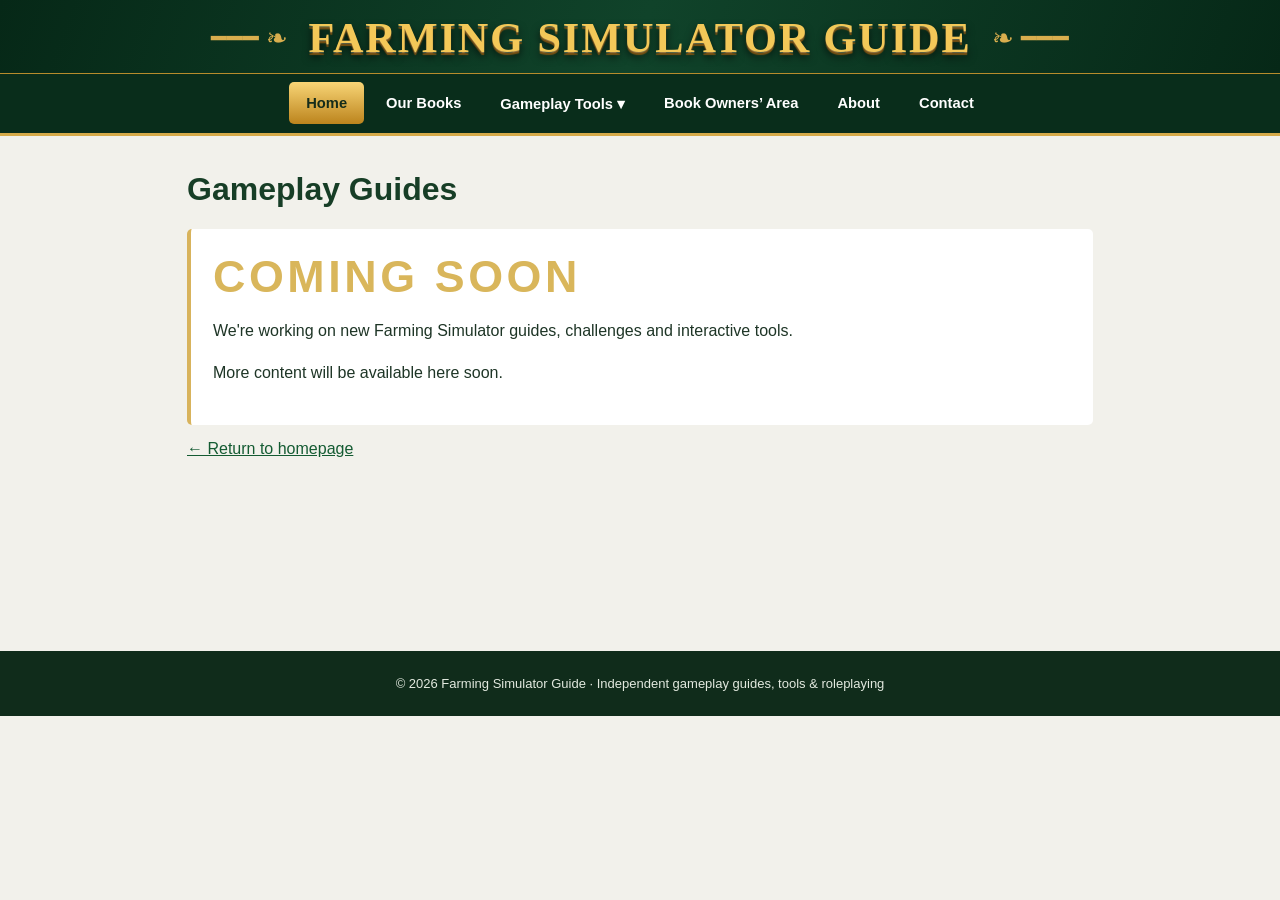
<file: gameplay-guides.html>
<!doctype html><html lang="en"><head><meta charset="utf-8"><meta name="viewport" content="width=device-width,initial-scale=1"><meta name="description" content="Farming Simulator Guide — gameplay tools, roleplaying guides and farming challenges."><title>Gameplay Guides | Farming Simulator Guide</title><link rel="stylesheet" href="style.css"></head><body><header class="brand"><a href="index.html" aria-label="Farming Simulator Guide home"><span class="brand-line" aria-hidden="true">━━━ ❧</span><span class="brand-title">FARMING SIMULATOR GUIDE</span><span class="brand-line" aria-hidden="true">❧ ━━━</span></a></header><nav class="nav" aria-label="Main navigation"><a href="index.html">Home</a><a href="books.html">Our Books</a><div class="nav-menu"><button type="button" class="nav-toggle" aria-expanded="false">Gameplay Tools ▾</button><div class="nav-dropdown"><a href="random-events/index.html">Random Events</a><a href="ai-competitors.html">AI Farming Competitors</a><a href="gameplay-guides.html">Gameplay Guides</a></div></div><a href="book-owners.html">Book Owners’ Area</a><a href="about.html">About</a><a href="contact.html">Contact</a></nav><main class="inner"><h1>Gameplay Guides</h1><div class="coming"><h2 style="color:#d9b65b;font-size:clamp(1.7rem,4vw,2.8rem);margin:0 0 14px;letter-spacing:.08em">COMING SOON</h2><p>We're working on new Farming Simulator guides, challenges and interactive tools.</p><p>More content will be available here soon.</p></div><a class="home-link" href="index.html">← Return to homepage</a></main><footer>© 2026 Farming Simulator Guide · Independent gameplay guides, tools &amp; roleplaying</footer><script>document.querySelectorAll(".nav a").forEach(a=>{if(a.getAttribute("href")===location.pathname.split("/").pop()||(location.pathname.endsWith("/")&&a.getAttribute("href")==="index.html"))a.setAttribute("aria-current","page")})</script><script src="navigation.js" defer></script></body></html>
</file>
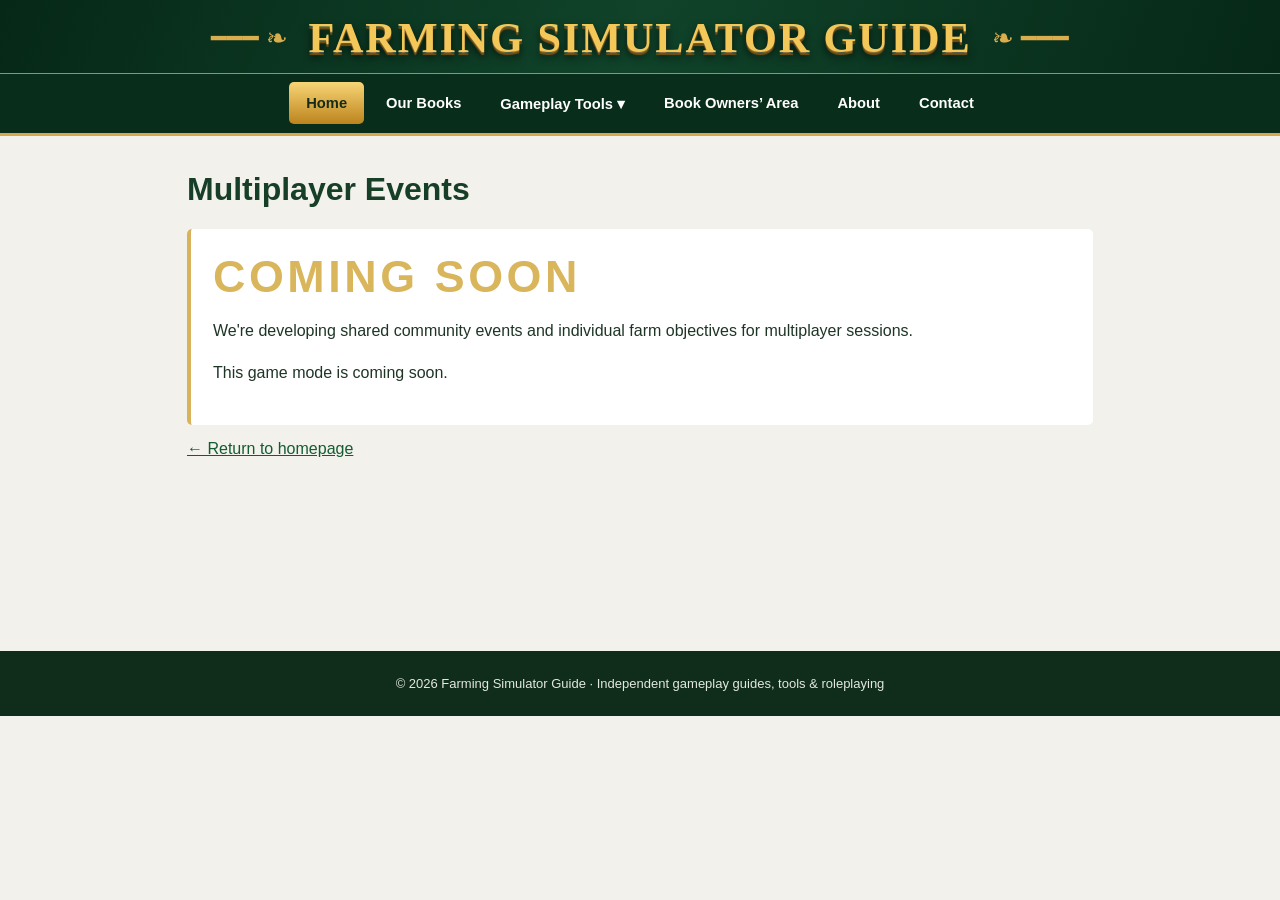
<file: multiplayer-events.html>
<!doctype html><html lang="en"><head><meta charset="utf-8"><meta name="viewport" content="width=device-width,initial-scale=1"><meta name="description" content="Farming Simulator Guide — gameplay tools, roleplaying guides and farming challenges."><title>Multiplayer Events | Farming Simulator Guide</title><link rel="stylesheet" href="style.css"></head><body><header class="brand"><a href="index.html" aria-label="Farming Simulator Guide home"><span class="brand-line" aria-hidden="true">━━━ ❧</span><span class="brand-title">FARMING SIMULATOR GUIDE</span><span class="brand-line" aria-hidden="true">❧ ━━━</span></a></header><nav class="nav" aria-label="Main navigation"><a href="index.html">Home</a><a href="books.html">Our Books</a><div class="nav-menu"><button type="button" class="nav-toggle" aria-expanded="false">Gameplay Tools ▾</button><div class="nav-dropdown"><a href="random-events/index.html">Farm Events</a><a href="ai-competitors.html">AI Farming Competitors</a><a href="multiplayer-events.html">Multiplayer Events</a></div></div><a href="book-owners.html">Book Owners’ Area</a><a href="about.html">About</a><a href="contact.html">Contact</a></nav><main class="inner"><h1>Multiplayer Events</h1><div class="coming"><h2 style="color:#d9b65b;font-size:clamp(1.7rem,4vw,2.8rem);margin:0 0 14px;letter-spacing:.08em">COMING SOON</h2><p>We're developing shared community events and individual farm objectives for multiplayer sessions.</p><p>This game mode is coming soon.</p></div><a class="home-link" href="index.html">← Return to homepage</a></main><footer>© 2026 Farming Simulator Guide · Independent gameplay guides, tools &amp; roleplaying</footer><script>document.querySelectorAll(".nav a").forEach(a=>{if(a.getAttribute("href")===location.pathname.split("/").pop()||(location.pathname.endsWith("/")&&a.getAttribute("href")==="index.html"))a.setAttribute("aria-current","page")})</script><script src="navigation.js" defer></script></body></html>
</file>
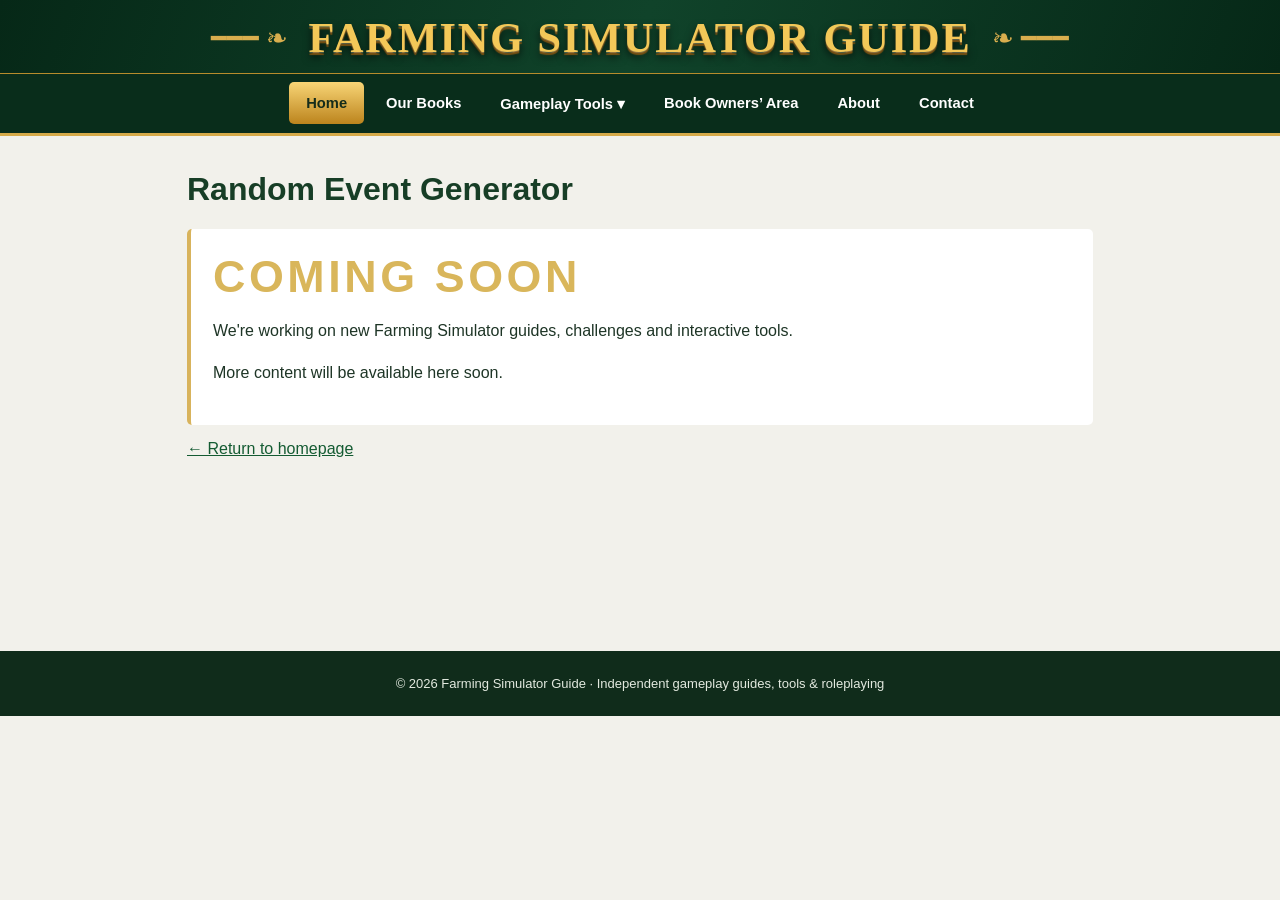
<file: random-events.html>
<!doctype html><html lang="en"><head><meta charset="utf-8"><meta name="viewport" content="width=device-width,initial-scale=1"><meta name="description" content="Farming Simulator Guide — gameplay tools, roleplaying guides and farming challenges."><title>Random Event Generator | Farming Simulator Guide</title><link rel="stylesheet" href="style.css"></head><body><header class="brand"><a href="index.html" aria-label="Farming Simulator Guide home"><span class="brand-line" aria-hidden="true">━━━ ❧</span><span class="brand-title">FARMING SIMULATOR GUIDE</span><span class="brand-line" aria-hidden="true">❧ ━━━</span></a></header><nav class="nav" aria-label="Main navigation"><a href="index.html">Home</a><a href="books.html">Our Books</a><div class="nav-menu"><button type="button" class="nav-toggle" aria-expanded="false">Gameplay Tools ▾</button><div class="nav-dropdown"><a href="random-events/index.html">Random Events</a><a href="ai-competitors.html">AI Farming Competitors</a><a href="gameplay-guides.html">Gameplay Guides</a></div></div><a href="book-owners.html">Book Owners’ Area</a><a href="about.html">About</a><a href="contact.html">Contact</a></nav><main class="inner"><h1>Random Event Generator</h1><div class="coming"><h2 style="color:#d9b65b;font-size:clamp(1.7rem,4vw,2.8rem);margin:0 0 14px;letter-spacing:.08em">COMING SOON</h2><p>We're working on new Farming Simulator guides, challenges and interactive tools.</p><p>More content will be available here soon.</p></div><a class="home-link" href="index.html">← Return to homepage</a></main><footer>© 2026 Farming Simulator Guide · Independent gameplay guides, tools &amp; roleplaying</footer><script>document.querySelectorAll(".nav a").forEach(a=>{if(a.getAttribute("href")===location.pathname.split("/").pop()||(location.pathname.endsWith("/")&&a.getAttribute("href")==="index.html"))a.setAttribute("aria-current","page")})</script><script src="navigation.js" defer></script></body></html>
</file>
<file: messages.css>
:root {
  color-scheme: dark;
  font-family: system-ui, sans-serif;
  background: #0b241b;
  color: #f3f1e7;
  --panel: #132f24;
  --line: #365447;
  --muted: #c1d0c4;
  --gold: #efd18b;
}
*, *::before, *::after { box-sizing: border-box; }
[hidden] { display: none !important; }
body { margin: 0; }
a { color: var(--gold); }
button, input, select { font: inherit; }
button { cursor: pointer; color: inherit; background: #234437; border: 1px solid #5a7968; border-radius: .55rem; padding: .65rem .8rem; }
button:hover, button[aria-pressed="true"] { background: #315847; }
button:disabled { opacity: .55; cursor: default; }
button.primary { background: var(--gold); color: #1c3024; border-color: transparent; font-weight: 750; }
button.primary:hover { background: #ffe4a6; }
:focus-visible { outline: 3px solid #fbe0a2; outline-offset: 3px; }
input:not([type="checkbox"]), select { width: 100%; min-width: 0; padding: .6rem; background: #0b241b; color: inherit; border: 1px solid #5a7968; border-radius: .35rem; }
.site-header { padding: .7rem max(1rem, calc((100% - 70rem) / 2)); display: flex; justify-content: space-between; gap: 1rem; border-bottom: 1px solid var(--line); }
.site-header a { text-decoration: none; font-weight: 650; font-size: .87rem; }
main { max-width: 72rem; margin: auto; padding: 0 1rem 3rem; }
.hero { padding: 2rem 0 1.35rem; }
h1 { font-size: clamp(2rem, 5vw, 3.6rem); margin: 0; color: var(--gold); letter-spacing: -.04em; }
h2, h3, p { margin: 0 0 .6rem; }
.hero p, .footnote, .details-body > p, .gate p { color: var(--muted); }
.panel { background: var(--panel); border: 1px solid var(--line); border-radius: .8rem; min-width: 0; }
.gate { max-width: 32rem; padding: 1.25rem; }
.gate form { display: grid; gap: .85rem; }
.gate input { margin-top: .3rem; }
.farm-bar { display: flex; align-items: center; justify-content: space-between; gap: .8rem; padding: .85rem 1rem; border: 1px solid #7c693e; border-radius: .7rem; background: #1c3b2e; }
.farm-bar span { display: block; color: var(--muted); font-size: .88rem; }
#save-status:empty, #code-status:empty { display: none; }
.workspace { margin-top: .9rem; display: grid; grid-template-columns: 16rem minmax(0, 1fr); gap: .9rem; }
.inbox { padding: .85rem; }
.inbox h2 { font-size: 1.05rem; }
#contacts { display: grid; gap: .35rem; }
.contact { display: flex; align-items: center; gap: .65rem; width: 100%; text-align: left; background: transparent; border-color: transparent; }
.contact[aria-pressed="true"] { border-color: #7c693e; }
.contact small, .contact-role, time { display: block; color: var(--muted); font-size: .78rem; }
.unread { color: var(--gold); margin-left: auto; }
.avatar { border-radius: 50%; display: grid; place-items: center; flex: 0 0 2.2rem; height: 2.2rem; background: #47604f; font-size: 1.35rem; }
#restrictions { font-size: .85rem; margin-top: .75rem; }
#restrictions p { background: #4e3a24; color: #ffe4b0; border-radius: .5rem; padding: .55rem; }
#chat-header { display: flex; align-items: center; gap: .7rem; padding: .8rem 1rem; border-bottom: 1px solid var(--line); }
#chat-header h2 { font-size: 1.08rem; margin: 0; }
#conversation { min-height: 16rem; height: clamp(17rem, 43vh, 29rem); overflow-y: auto; padding: 1rem; background: #0c261d; }
.bubble { background: #204234; border-radius: .15rem .75rem .75rem; width: fit-content; max-width: min(92%, 35rem); margin-bottom: .8rem; padding: .65rem .8rem; white-space: pre-wrap; overflow-wrap: anywhere; line-height: 1.42; }
.bubble.sent { margin-left: auto; background: #463d28; border-radius: .75rem .15rem .75rem .75rem; }
.bubble time { margin-top: .3rem; }
.bubble img { margin-top: .55rem; display: block; width: min(100%, 22rem); aspect-ratio: 3 / 1; object-fit: cover; border-radius: .4rem; }
.game-note { margin-top: .55rem; font-size: .85rem; color: #ffe1a0; }
#replies { display: flex; flex-wrap: wrap; gap: .5rem; padding: .7rem; min-height: 3.3rem; }
#replies p { color: var(--muted); margin: .3rem; }
.tools { margin: .9rem 0; display: grid; gap: .7rem; }
summary { cursor: pointer; padding: .85rem 1rem; font-weight: 700; }
summary strong { color: var(--gold); float: right; }
.details-body { border-top: 1px solid var(--line); padding: 1rem; }
.fields { margin: .75rem 0 1rem; display: grid; grid-template-columns: repeat(auto-fit, minmax(min(100%, 12rem), 1fr)); gap: .8rem; align-items: end; }
.fields label { display: grid; gap: .3rem; }
.fields label.check { display: flex; align-items: center; align-self: center; }
.ledger-row, .staff-row { display: grid; grid-template-columns: minmax(0, 1fr) auto; align-items: center; gap: .5rem; padding: .45rem 0; border-bottom: 1px solid var(--line); overflow-wrap: anywhere; }
.ledger-row small { display: block; color: var(--muted); }
.footnote { font-size: .85rem; }
dialog { color: inherit; background: var(--panel); border: 1px solid #7c693e; border-radius: .7rem; max-width: 28rem; }
dialog::backdrop { background: #0009; }
#notify-status { margin-top: .5rem; }
@media (max-width: 690px) {
  .hero { padding-top: 1.2rem; }
  .workspace { grid-template-columns: 1fr; }
  #contacts { display: flex; overflow-x: auto; }
  .contact { width: auto; flex-shrink: 0; padding: .4rem .5rem; }
  #conversation { height: 37vh; }
  #restrictions:empty { display: none; }
}

/* Messages and conversation layout */
.hero { padding: 1.45rem 0 1rem; }
h1 { font-size: clamp(1.85rem, 4vw, 2.8rem); }
.hero p { margin-bottom: 0; }
.workspace {
  grid-template-columns: minmax(14rem, 28%) minmax(0, 1fr);
  gap: 0;
  overflow: hidden;
  border: 1px solid #72907e;
  border-radius: 1rem;
  background: #f4f5ef;
  color: #172a22;
  color-scheme: light;
}
.workspace .panel { border: 0; border-radius: 0; background: transparent; }
.workspace :focus-visible { outline-color: #1b7151; outline-offset: -3px; }
.workspace .inbox { padding: 0; border-right: 1px solid #d7e0d6; background: #fff; }
.inbox h2 { padding: 1rem 1rem .75rem; margin: 0; font-size: 1.45rem; letter-spacing: -.035em; }
#contacts { display: block; }
.workspace .contact {
  background: #fff;
  color: inherit;
  border: 0;
  border-radius: 0;
  width: 100%;
  padding: .72rem .85rem;
  text-align: left;
  border-bottom: 1px solid #e7ede6;
}
.workspace .contact:hover, .workspace .contact[aria-pressed="true"] { background: #e7f2eb; }
.contact-copy { min-width: 0; flex: 1; }
.contact-copy strong { display: block; font-size: .94rem; }
.contact-copy small {
  color: #4e6257;
  overflow: hidden;
  text-overflow: ellipsis;
  white-space: nowrap;
  margin-top: .18rem;
}
.workspace .unread {
  color: #fff;
  background: #226749;
  border-radius: 1rem;
  min-width: 1.35rem;
  padding: .12rem .32rem;
  text-align: center;
  font-size: .73rem;
}
.workspace .avatar {
  background: #deece3;
  flex-basis: 2.45rem;
  height: 2.45rem;
}
#restrictions { margin: .55rem .75rem .75rem; }
#restrictions p { background: #fff1d6; color: #67431d; }
.chat { display: flex; flex-direction: column; }
#chat-header {
  background: #fff;
  border-bottom-color: #d7e0d6;
  min-height: 4rem;
  padding: .65rem 1rem;
}
.contact-role { color: #4e6257; }
.chat-back { display: none; }
#conversation {
  background: #f4f5ef;
  padding: .65rem clamp(.75rem, 3vw, 1.65rem) 1.25rem;
  height: clamp(22rem, 52vh, 35rem);
  flex: 1 1 auto;
}
.chat-date {
  text-align: center;
  display: block;
  margin: .6rem 0 1rem;
  color: #4e6257;
  font-size: .74rem;
}
.empty-chat { text-align: center; color: #4e6257; margin-top: 2rem; }
.bubble {
  position: relative;
  background: white;
  color: #192b23;
  border: 1px solid #dde5dc;
  border-radius: 1rem 1rem 1rem .3rem;
  margin-bottom: .48rem;
  max-width: min(85%, 35rem);
}
.bubble.sent {
  background: #256a4c;
  color: white;
  border-color: #256a4c;
  border-radius: 1rem 1rem .3rem 1rem;
}
.game-note { color: #684916; }
.composer { background: white; border-top: 1px solid #d7e0d6; padding: .6rem .8rem .75rem; }
#replies { min-height: 0; padding: 0; }
#replies button {
  border: 1px solid #9fbbae;
  border-radius: 1.4rem;
  color: #1e593e;
  background: #fff;
  font-size: .88rem;
}
#replies button:hover { background: #e2f0e8; }
#replies button.primary { color: white; background: #256a4c; border-color: #256a4c; }
#replies button.primary:hover { background: #1e583f; }
#replies p { color: #4e6257; font-size: .85rem; margin: 0; }
@media (max-width: 690px) {
  .workspace { display: block; }
  .workspace .inbox { border-right: 0; }
  .workspace[data-view="inbox"] .chat, .workspace[data-view="chat"] .inbox { display: none; }
  .chat-back {
    display: block;
    background: transparent;
    color: #20563f;
    border: 0;
    padding: 0 .55rem;
    min-width: 2.4rem;
    min-height: 2.6rem;
    font-size: 1.9rem;
    line-height: 1;
  }
  .chat-back:hover { background: #e7f2eb; }
  #chat-header { padding: .55rem .7rem; }
  #conversation { height: clamp(16rem, 47dvh, 28rem); flex: none; }
  .bubble { max-width: 90%; }
}

/* Keep the messaging surface a single pane at every viewport width. */
body:has(#app:not([hidden])) .site-header,
body:has(#app:not([hidden])) .hero,
body:has(#app:not([hidden])) .footnote { display: none; }
main:has(#app:not([hidden])) {
  max-width: 46rem;
  padding: clamp(.35rem, 2vw, 1.5rem) clamp(.25rem, 1.5vw, .8rem);
}
.farm-bar { padding: .5rem .75rem; gap: .4rem; }
.farm-bar > div:first-child { min-width: 0; font-size: .85rem; }
.calendar-actions { display: flex; align-items: center; gap: .35rem; }
#advance { font-size: .8rem; padding: .45rem .6rem; }
#open-farm-tools { font-size: 1.4rem; line-height: 1; padding: .25rem .65rem; }
.workspace { display: block; margin-top: .45rem; border-radius: .8rem; }
.workspace .inbox { border-right: 0; }
.workspace[data-view="inbox"] .chat,
.workspace[data-view="chat"] .inbox { display: none; }
.inbox h2, #chat-header { background: #174536; color: #fff; }
.inbox h2 { padding: 1rem; }
.workspace .contact { padding: .85rem 1rem; }
.workspace .contact[aria-pressed="true"] { background: #fff; }
.workspace .contact:hover { background: #e7f2eb; }
.chat-back {
  display: block;
  border: 0;
  background: transparent;
  color: #fff;
  font-size: 1.8rem;
  padding: .15rem .55rem;
  min-height: 2.55rem;
  min-width: 2.4rem;
  line-height: 1;
}
.chat-back:hover { background: #2e6250; }
#chat-header .contact-role { color: #d4e7da; }
#chat-header :focus-visible { outline-color: #c9f2d8; }
#conversation {
  height: clamp(16rem, 63dvh, 40rem);
  background-color: #eeeae0;
  background-image: radial-gradient(#c6c5b5 1px, transparent 1px);
  background-size: 14px 14px;
  flex: none;
}
.bubble { max-width: min(86%, 34rem); }
.bubble.sent { background: #d4ebce; color: #193426; border-color: #cadfc4; }
.bubble.received::before, .bubble.sent::after {
  content: '';
  position: absolute;
  top: .45rem;
  width: .45rem;
  height: .65rem;
  background: inherit;
}
.bubble.received::before { right: 100%; clip-path: polygon(0 0,100% 0,100% 100%); }
.bubble.sent::after { left: 100%; clip-path: polygon(0 0,100% 0,0 100%); }
.chat-date {
  width: fit-content;
  margin-inline: auto;
  background: #fff;
  border-radius: .4rem;
  padding: .25rem .55rem;
}
.composer { background: #f7f8f4; }
#replies button.primary::after { content: ' ↗' / ''; }
#restrictions:empty { display: none; }
#farm-tools {
  width: min(42rem, calc(100% - 1rem));
  max-width: none;
  max-height: 88dvh;
  overflow: auto;
}
.tools-header { display: flex; align-items: center; justify-content: space-between; }
.tools-header h2 { margin: 0; }
.tools-header button { padding: .2rem .65rem; font-size: 1.3rem; }

.messages-top, #message-nav {
  display: flex;
  align-items: center;
  background: #17372a;
  border: 1px solid #7c693e;
  border-radius: .75rem;
  color: #fff;
}
.messages-top { justify-content: space-between; padding: .6rem .85rem; }
.messages-top h1 { font: inherit; font-size: 1.35rem; font-weight: 750; margin: 0; color: #f8dfa0; }
#open-farm-tools { min-width: 44px; min-height: 44px; }
.inbox-controls { display: grid; gap: .55rem; padding: .65rem 1rem; }
#setup-farm { color: #fff; }
#contact-search {
  width: 100%;
  min-height: 44px;
  border-radius: .55rem;
  color: #fff;
  color-scheme: dark;
}
#contact-search::placeholder { color: #c1cdc6; opacity: 1; }
.tab-page { min-height: 16rem; margin-block: .5rem; padding: 1rem; }
.tab-page h2 { margin-top: 0; }
.account-balance { font-weight: 700; }
.job-link { display: block; width: 100%; text-align: left; margin-bottom: .5rem; text-transform: none; }
#message-nav {
  position: sticky;
  bottom: 0;
  z-index: 2;
  margin-top: .5rem;
  padding: .3rem .3rem calc(.3rem + env(safe-area-inset-bottom));
  box-shadow: 0 -.35rem 1rem #101f1866;
}
#message-nav button {
  flex: 1;
  min-width: 0;
  min-height: 52px;
  border: 0;
  background: transparent;
  color: #fff;
  padding: .3rem .15rem;
  font-size: .8rem;
  text-transform: none;
}
#message-nav span { display: block; font-size: 1.25rem; line-height: 1.15; }
#message-nav button[aria-pressed="true"] { background: #f0d38b; color: #172c22; }

/* Farm portraits and desktop layout */
.avatar { display: block; width: 2.45rem; object-fit: cover; object-position: center; }
.message-row { display: flex; align-items: flex-end; gap: .65rem; margin-bottom: .65rem; }
.message-row.outgoing { justify-content: flex-end; }
.message-row .bubble { margin-bottom: 0; }
.message-row > .avatar { width: 2rem; height: 2rem; flex-basis: 2rem; margin-bottom: .16rem; }

@media (min-width: 691px) {
  body { background: radial-gradient(ellipse at 50% 15%, #204638, #0b241b 70%); }
  body:has(#app:not([hidden])) .site-header { display: flex; }
  body:has(#app:not([hidden])) .hero { display: flex; }
  main:has(#app:not([hidden])) { max-width: 82rem; padding: 1rem 1.5rem 2rem; }
  .hero {
    flex-direction: column;
    justify-content: flex-end;
    min-height: clamp(9rem, 19vh, 13rem);
    margin-bottom: .85rem;
    padding: 1rem 1.65rem;
    border: 1px solid #73613e;
    border-radius: .85rem;
    background:
      linear-gradient(90deg, #10241aef 0%, #10241abb 35%, #10241a00 82%),
      url('farm-yard.webp') center 57% / cover;
  }
  h1 { font-size: clamp(2rem, 3.6vw, 3.25rem); }
  .hero p { color: #f2ebd8; }
  .farm-bar { padding: .65rem 1rem; }
  .workspace:not([hidden]) {
    display: grid;
    grid-template-columns: minmax(14rem, 27%) minmax(0, 1fr);
    margin-top: .85rem;
    box-shadow: 0 16px 45px #0a1f1873;
  }
  .workspace[data-view="chat"] .inbox, .workspace[data-view="inbox"] .chat { display: flex; }
  .workspace .inbox { display: flex; flex-direction: column; border-right: 1px solid #d3ddcf; }
  .workspace .contact { padding: .67rem .8rem; }
  .workspace .contact[aria-pressed="true"] {
    background: #e1efe2;
    box-shadow: inset 3px 0 #327250;
  }
  .chat-back { display: none; }
  #chat-header { min-height: 4.1rem; }
  #conversation {
    height: clamp(23rem, 48dvh, 39rem);
    padding: .8rem clamp(.9rem, 3vw, 2rem) 1.25rem;
    background-color: #efeee3;
    background-image: radial-gradient(#c7caba 1px, transparent 1px);
  }
}

#toast-region { position: fixed; z-index: 5; right: 1rem; bottom: 1rem; max-width: calc(100vw - 2rem); }
.toast {
  display: flex;
  align-items: center;
  gap: .7rem;
  width: min(23rem, calc(100vw - 2rem));
  text-align: left;
  background: #183d30;
  border-color: #d5b877;
  box-shadow: 0 10px 36px #05170c55;
  padding: .75rem;
}
.toast span { min-width: 0; }
.toast strong, .toast small { display: block; overflow: hidden; text-overflow: ellipsis; white-space: nowrap; }
.toast small { margin-top: .15rem; color: #e3e9dc; }

@media (max-width: 690px) {
  #toast-region { bottom: calc(5rem + env(safe-area-inset-bottom)); }
}
.toast .avatar { width: 2.2rem; }

.settings-footer {
  position: sticky;
  bottom: 0;
  z-index: 1;
  display: grid;
  gap: .35rem;
  justify-items: end;
  padding: .65rem;
  background: #17372a;
  border-top: 1px solid #7c693e;
}
.settings-footer button { min-height: 44px; }
#settings-save-error, #starting-month-note { margin: 0; }

.salary-controls { display: flex; flex-wrap: wrap; gap: .5rem; }
.salary-controls button { min-height: 44px; }

.settings-wide { grid-column: 1 / -1; }
.settings-stack, .contact-settings { display: grid; gap: .65rem; align-content: start; }
.range-fields { display: grid; grid-template-columns: repeat(2, minmax(0, 1fr)); gap: .5rem; min-width: 0; margin: 0; padding: 0; border: 0; }
@media (min-width: 691px) {
  .contact-settings { grid-template-columns: repeat(2, minmax(0, 1fr)); }
}

.reply-topic, .reply-context { width: 100%; margin: .15rem 0; }
.reply-topic { display: grid; gap: .35rem; font-weight: 700; }
.reply-topic select { color: #fff; }

#replies { display: flex; flex-direction: column; align-items: stretch; gap: .55rem; }
#replies button { font-size: 1rem; min-height: 44px; }
#replies p { font-size: 1rem; line-height: 1.5; }
#replies .reply-request { text-align: left; background: #e4e7e5; color: #303a35; font-weight: 750; border-radius: .55rem; }
#replies .reply-request[aria-expanded="true"] { background: #d7ded9; border-color: #658171; }
.reply-actions { display: flex; flex-wrap: wrap; gap: .5rem; }
#replies .reply-context { padding: .65rem .75rem; background: #edf0ee; color: #46534c; border-radius: .45rem; white-space: pre-wrap; }
#conversation-history { margin: .25rem .8rem .8rem; color: #35413b; }
#conversation-history summary { cursor: pointer; padding-block: .65rem; }
@media (min-width: 691px) { #replies button, #replies p { font-size: 1.05rem; } }
</file>
<file: farm-messages/messages.css>
:root {
  color-scheme: dark;
  font-family: system-ui, sans-serif;
  background: #0b241b;
  color: #f3f1e7;
  --panel: #132f24;
  --line: #365447;
  --muted: #c1d0c4;
  --gold: #efd18b;
}
*, *::before, *::after { box-sizing: border-box; }
[hidden] { display: none !important; }
body { margin: 0; }
a { color: var(--gold); }
button, input, select { font: inherit; }
button { cursor: pointer; color: inherit; background: #234437; border: 1px solid #5a7968; border-radius: .55rem; padding: .65rem .8rem; }
button:hover, button[aria-pressed="true"] { background: #315847; }
button:disabled { opacity: .55; cursor: default; }
button.primary { background: var(--gold); color: #1c3024; border-color: transparent; font-weight: 750; }
button.primary:hover { background: #ffe4a6; }
:focus-visible { outline: 3px solid #fbe0a2; outline-offset: 3px; }
input:not([type="checkbox"]), select { width: 100%; min-width: 0; padding: .6rem; background: #0b241b; color: inherit; border: 1px solid #5a7968; border-radius: .35rem; }
.site-header { padding: .7rem max(1rem, calc((100% - 70rem) / 2)); display: flex; justify-content: space-between; gap: 1rem; border-bottom: 1px solid var(--line); }
.site-header a { text-decoration: none; font-weight: 650; font-size: .87rem; }
main { max-width: 72rem; margin: auto; padding: 0 1rem 3rem; }
.hero { padding: 2rem 0 1.35rem; }
h1 { font-size: clamp(2rem, 5vw, 3.6rem); margin: 0; color: var(--gold); letter-spacing: -.04em; }
h2, h3, p { margin: 0 0 .6rem; }
.hero p, .footnote, .details-body > p, .gate p { color: var(--muted); }
.panel { background: var(--panel); border: 1px solid var(--line); border-radius: .8rem; min-width: 0; }
.gate { max-width: 32rem; padding: 1.25rem; }
.gate form { display: grid; gap: .85rem; }
.gate input { margin-top: .3rem; }
.farm-bar { display: flex; align-items: center; justify-content: space-between; gap: .8rem; padding: .85rem 1rem; border: 1px solid #7c693e; border-radius: .7rem; background: #1c3b2e; }
.farm-bar span { display: block; color: var(--muted); font-size: .88rem; }
#save-status:empty, #code-status:empty { display: none; }
.workspace { margin-top: .9rem; display: grid; grid-template-columns: 16rem minmax(0, 1fr); gap: .9rem; }
.inbox { padding: .85rem; }
.inbox h2 { font-size: 1.05rem; }
#contacts { display: grid; gap: .35rem; }
.contact { display: flex; align-items: center; gap: .65rem; width: 100%; text-align: left; background: transparent; border-color: transparent; }
.contact[aria-pressed="true"] { border-color: #7c693e; }
.contact small, .contact-role, time { display: block; color: var(--muted); font-size: .78rem; }
.unread { color: var(--gold); margin-left: auto; }
.avatar { border-radius: 50%; display: grid; place-items: center; flex: 0 0 2.2rem; height: 2.2rem; background: #47604f; font-size: 1.35rem; }
#restrictions { font-size: .85rem; margin-top: .75rem; }
#restrictions p { background: #4e3a24; color: #ffe4b0; border-radius: .5rem; padding: .55rem; }
#chat-header { display: flex; align-items: center; gap: .7rem; padding: .8rem 1rem; border-bottom: 1px solid var(--line); }
#chat-header h2 { font-size: 1.08rem; margin: 0; }
#conversation { min-height: 16rem; height: clamp(17rem, 43vh, 29rem); overflow-y: auto; padding: 1rem; background: #0c261d; }
.bubble { background: #204234; border-radius: .15rem .75rem .75rem; width: fit-content; max-width: min(92%, 35rem); margin-bottom: .8rem; padding: .65rem .8rem; white-space: pre-wrap; overflow-wrap: anywhere; line-height: 1.42; }
.bubble.sent { margin-left: auto; background: #463d28; border-radius: .75rem .15rem .75rem .75rem; }
.bubble time { margin-top: .3rem; }
.bubble img { margin-top: .55rem; display: block; width: min(100%, 22rem); aspect-ratio: 3 / 1; object-fit: cover; border-radius: .4rem; }
.game-note { margin-top: .55rem; font-size: .85rem; color: #ffe1a0; }
#replies { display: flex; flex-wrap: wrap; gap: .5rem; padding: .7rem; min-height: 3.3rem; }
#replies p { color: var(--muted); margin: .3rem; }
.tools { margin: .9rem 0; display: grid; gap: .7rem; }
summary { cursor: pointer; padding: .85rem 1rem; font-weight: 700; }
summary strong { color: var(--gold); float: right; }
.details-body { border-top: 1px solid var(--line); padding: 1rem; }
.fields { margin: .75rem 0 1rem; display: grid; grid-template-columns: repeat(auto-fit, minmax(min(100%, 12rem), 1fr)); gap: .8rem; align-items: end; }
.fields label { display: grid; gap: .3rem; }
.fields label.check { display: flex; align-items: center; align-self: center; }
.ledger-row, .staff-row { display: grid; grid-template-columns: minmax(0, 1fr) auto; align-items: center; gap: .5rem; padding: .45rem 0; border-bottom: 1px solid var(--line); overflow-wrap: anywhere; }
.ledger-row small { display: block; color: var(--muted); }
.footnote { font-size: .85rem; }
dialog { color: inherit; background: var(--panel); border: 1px solid #7c693e; border-radius: .7rem; max-width: 28rem; }
dialog::backdrop { background: #0009; }
#notify-status { margin-top: .5rem; }
@media (max-width: 690px) {
  .hero { padding-top: 1.2rem; }
  .workspace { grid-template-columns: 1fr; }
  #contacts { display: flex; overflow-x: auto; }
  .contact { width: auto; flex-shrink: 0; padding: .4rem .5rem; }
  #conversation { height: 37vh; }
  #restrictions:empty { display: none; }
}

/* Messages and conversation layout */
.hero { padding: 1.45rem 0 1rem; }
h1 { font-size: clamp(1.85rem, 4vw, 2.8rem); }
.hero p { margin-bottom: 0; }
.workspace {
  grid-template-columns: minmax(14rem, 28%) minmax(0, 1fr);
  gap: 0;
  overflow: hidden;
  border: 1px solid #72907e;
  border-radius: 1rem;
  background: #f4f5ef;
  color: #172a22;
  color-scheme: light;
}
.workspace .panel { border: 0; border-radius: 0; background: transparent; }
.workspace :focus-visible { outline-color: #1b7151; outline-offset: -3px; }
.workspace .inbox { padding: 0; border-right: 1px solid #d7e0d6; background: #fff; }
.inbox h2 { padding: 1rem 1rem .75rem; margin: 0; font-size: 1.45rem; letter-spacing: -.035em; }
#contacts { display: block; }
.workspace .contact {
  background: #fff;
  color: inherit;
  border: 0;
  border-radius: 0;
  width: 100%;
  padding: .72rem .85rem;
  text-align: left;
  border-bottom: 1px solid #e7ede6;
}
.workspace .contact:hover, .workspace .contact[aria-pressed="true"] { background: #e7f2eb; }
.contact-copy { min-width: 0; flex: 1; }
.contact-copy strong { display: block; font-size: .94rem; }
.contact-copy small {
  color: #4e6257;
  overflow: hidden;
  text-overflow: ellipsis;
  white-space: nowrap;
  margin-top: .18rem;
}
.workspace .unread {
  color: #fff;
  background: #226749;
  border-radius: 1rem;
  min-width: 1.35rem;
  padding: .12rem .32rem;
  text-align: center;
  font-size: .73rem;
}
.workspace .avatar {
  background: #deece3;
  flex-basis: 2.45rem;
  height: 2.45rem;
}
#restrictions { margin: .55rem .75rem .75rem; }
#restrictions p { background: #fff1d6; color: #67431d; }
.chat { display: flex; flex-direction: column; }
#chat-header {
  background: #fff;
  border-bottom-color: #d7e0d6;
  min-height: 4rem;
  padding: .65rem 1rem;
}
.contact-role { color: #4e6257; }
.chat-back { display: none; }
#conversation {
  background: #f4f5ef;
  padding: .65rem clamp(.75rem, 3vw, 1.65rem) 1.25rem;
  height: clamp(22rem, 52vh, 35rem);
  flex: 1 1 auto;
}
.chat-date {
  text-align: center;
  display: block;
  margin: .6rem 0 1rem;
  color: #4e6257;
  font-size: .74rem;
}
.empty-chat { text-align: center; color: #4e6257; margin-top: 2rem; }
.bubble {
  position: relative;
  background: white;
  color: #192b23;
  border: 1px solid #dde5dc;
  border-radius: 1rem 1rem 1rem .3rem;
  margin-bottom: .48rem;
  max-width: min(85%, 35rem);
}
.bubble.sent {
  background: #256a4c;
  color: white;
  border-color: #256a4c;
  border-radius: 1rem 1rem .3rem 1rem;
}
.game-note { color: #684916; }
.composer { background: white; border-top: 1px solid #d7e0d6; padding: .6rem .8rem .75rem; }
#replies { min-height: 0; padding: 0; }
#replies button {
  border: 1px solid #9fbbae;
  border-radius: 1.4rem;
  color: #1e593e;
  background: #fff;
  font-size: .88rem;
}
#replies button:hover { background: #e2f0e8; }
#replies button.primary { color: white; background: #256a4c; border-color: #256a4c; }
#replies button.primary:hover { background: #1e583f; }
#replies p { color: #4e6257; font-size: .85rem; margin: 0; }
@media (max-width: 690px) {
  .workspace { display: block; }
  .workspace .inbox { border-right: 0; }
  .workspace[data-view="inbox"] .chat, .workspace[data-view="chat"] .inbox { display: none; }
  .chat-back {
    display: block;
    background: transparent;
    color: #20563f;
    border: 0;
    padding: 0 .55rem;
    min-width: 2.4rem;
    min-height: 2.6rem;
    font-size: 1.9rem;
    line-height: 1;
  }
  .chat-back:hover { background: #e7f2eb; }
  #chat-header { padding: .55rem .7rem; }
  #conversation { height: clamp(16rem, 47dvh, 28rem); flex: none; }
  .bubble { max-width: 90%; }
}

/* Keep the messaging surface a single pane at every viewport width. */
body:has(#app:not([hidden])) .site-header,
body:has(#app:not([hidden])) .hero,
body:has(#app:not([hidden])) .footnote { display: none; }
main:has(#app:not([hidden])) {
  max-width: 46rem;
  padding: clamp(.35rem, 2vw, 1.5rem) clamp(.25rem, 1.5vw, .8rem);
}
.farm-bar { padding: .5rem .75rem; gap: .4rem; }
.farm-bar > div:first-child { min-width: 0; font-size: .85rem; }
.calendar-actions { display: flex; align-items: center; gap: .35rem; }
#advance { font-size: .8rem; padding: .45rem .6rem; }
#open-farm-tools { font-size: 1.4rem; line-height: 1; padding: .25rem .65rem; }
.workspace { display: block; margin-top: .45rem; border-radius: .8rem; }
.workspace .inbox { border-right: 0; }
.workspace[data-view="inbox"] .chat,
.workspace[data-view="chat"] .inbox { display: none; }
.inbox h2, #chat-header { background: #174536; color: #fff; }
.inbox h2 { padding: 1rem; }
.workspace .contact { padding: .85rem 1rem; }
.workspace .contact[aria-pressed="true"] { background: #fff; }
.workspace .contact:hover { background: #e7f2eb; }
.chat-back {
  display: block;
  border: 0;
  background: transparent;
  color: #fff;
  font-size: 1.8rem;
  padding: .15rem .55rem;
  min-height: 2.55rem;
  min-width: 2.4rem;
  line-height: 1;
}
.chat-back:hover { background: #2e6250; }
#chat-header .contact-role { color: #d4e7da; }
#chat-header :focus-visible { outline-color: #c9f2d8; }
#conversation {
  height: clamp(16rem, 63dvh, 40rem);
  background-color: #eeeae0;
  background-image: radial-gradient(#c6c5b5 1px, transparent 1px);
  background-size: 14px 14px;
  flex: none;
}
.bubble { max-width: min(86%, 34rem); }
.bubble.sent { background: #d4ebce; color: #193426; border-color: #cadfc4; }
.bubble.received::before, .bubble.sent::after {
  content: '';
  position: absolute;
  top: .45rem;
  width: .45rem;
  height: .65rem;
  background: inherit;
}
.bubble.received::before { right: 100%; clip-path: polygon(0 0,100% 0,100% 100%); }
.bubble.sent::after { left: 100%; clip-path: polygon(0 0,100% 0,0 100%); }
.chat-date {
  width: fit-content;
  margin-inline: auto;
  background: #fff;
  border-radius: .4rem;
  padding: .25rem .55rem;
}
.composer { background: #f7f8f4; }
#replies button.primary::after { content: ' ↗' / ''; }
#restrictions:empty { display: none; }
#farm-tools {
  width: min(42rem, calc(100% - 1rem));
  max-width: none;
  max-height: 88dvh;
  overflow: auto;
}
.tools-header { display: flex; align-items: center; justify-content: space-between; }
.tools-header h2 { margin: 0; }
.tools-header button { padding: .2rem .65rem; font-size: 1.3rem; }

.messages-top, #message-nav {
  display: flex;
  align-items: center;
  background: #17372a;
  border: 1px solid #7c693e;
  border-radius: .75rem;
  color: #fff;
}
.messages-top { justify-content: space-between; padding: .6rem .85rem; }
.messages-top h1 { font: inherit; font-size: 1.35rem; font-weight: 750; margin: 0; color: #f8dfa0; }
#open-farm-tools { min-width: 44px; min-height: 44px; }
.inbox-controls { display: grid; gap: .55rem; padding: .65rem 1rem; }
#setup-farm { color: #fff; }
#contact-search {
  width: 100%;
  min-height: 44px;
  border-radius: .55rem;
  color: #fff;
  color-scheme: dark;
}
#contact-search::placeholder { color: #c1cdc6; opacity: 1; }
.tab-page { min-height: 16rem; margin-block: .5rem; padding: 1rem; }
.tab-page h2 { margin-top: 0; }
.account-balance { font-weight: 700; }
.job-link { display: block; width: 100%; text-align: left; margin-bottom: .5rem; text-transform: none; }
#message-nav {
  position: sticky;
  bottom: 0;
  z-index: 2;
  margin-top: .5rem;
  padding: .3rem .3rem calc(.3rem + env(safe-area-inset-bottom));
  box-shadow: 0 -.35rem 1rem #101f1866;
}
#message-nav button {
  flex: 1;
  min-width: 0;
  min-height: 52px;
  border: 0;
  background: transparent;
  color: #fff;
  padding: .3rem .15rem;
  font-size: .8rem;
  text-transform: none;
}
#message-nav span { display: block; font-size: 1.25rem; line-height: 1.15; }
#message-nav button[aria-pressed="true"] { background: #f0d38b; color: #172c22; }

/* Farm portraits and desktop layout */
.avatar { display: block; width: 2.45rem; object-fit: cover; object-position: center; }
.message-row { display: flex; align-items: flex-end; gap: .65rem; margin-bottom: .65rem; }
.message-row.outgoing { justify-content: flex-end; }
.message-row .bubble { margin-bottom: 0; }
.message-row > .avatar { width: 2rem; height: 2rem; flex-basis: 2rem; margin-bottom: .16rem; }

@media (min-width: 691px) {
  body { background: radial-gradient(ellipse at 50% 15%, #204638, #0b241b 70%); }
  body:has(#app:not([hidden])) .site-header { display: flex; }
  body:has(#app:not([hidden])) .hero { display: flex; }
  main:has(#app:not([hidden])) { max-width: 82rem; padding: 1rem 1.5rem 2rem; }
  .hero {
    flex-direction: column;
    justify-content: flex-end;
    min-height: clamp(9rem, 19vh, 13rem);
    margin-bottom: .85rem;
    padding: 1rem 1.65rem;
    border: 1px solid #73613e;
    border-radius: .85rem;
    background:
      linear-gradient(90deg, #10241aef 0%, #10241abb 35%, #10241a00 82%),
      url('farm-yard.webp') center 57% / cover;
  }
  h1 { font-size: clamp(2rem, 3.6vw, 3.25rem); }
  .hero p { color: #f2ebd8; }
  .farm-bar { padding: .65rem 1rem; }
  .workspace:not([hidden]) {
    display: grid;
    grid-template-columns: minmax(14rem, 27%) minmax(0, 1fr);
    margin-top: .85rem;
    box-shadow: 0 16px 45px #0a1f1873;
  }
  .workspace[data-view="chat"] .inbox, .workspace[data-view="inbox"] .chat { display: flex; }
  .workspace .inbox { display: flex; flex-direction: column; border-right: 1px solid #d3ddcf; }
  .workspace .contact { padding: .67rem .8rem; }
  .workspace .contact[aria-pressed="true"] {
    background: #e1efe2;
    box-shadow: inset 3px 0 #327250;
  }
  .chat-back { display: none; }
  #chat-header { min-height: 4.1rem; }
  #conversation {
    height: clamp(23rem, 48dvh, 39rem);
    padding: .8rem clamp(.9rem, 3vw, 2rem) 1.25rem;
    background-color: #efeee3;
    background-image: radial-gradient(#c7caba 1px, transparent 1px);
  }
}

#toast-region { position: fixed; z-index: 5; right: 1rem; bottom: 1rem; max-width: calc(100vw - 2rem); }
.toast {
  display: flex;
  align-items: center;
  gap: .7rem;
  width: min(23rem, calc(100vw - 2rem));
  text-align: left;
  background: #183d30;
  border-color: #d5b877;
  box-shadow: 0 10px 36px #05170c55;
  padding: .75rem;
}
.toast span { min-width: 0; }
.toast strong, .toast small { display: block; overflow: hidden; text-overflow: ellipsis; white-space: nowrap; }
.toast small { margin-top: .15rem; color: #e3e9dc; }

@media (max-width: 690px) {
  #toast-region { bottom: calc(5rem + env(safe-area-inset-bottom)); }
}
.toast .avatar { width: 2.2rem; }

.settings-footer {
  position: sticky;
  bottom: 0;
  z-index: 1;
  display: grid;
  gap: .35rem;
  justify-items: end;
  padding: .65rem;
  background: #17372a;
  border-top: 1px solid #7c693e;
}
.settings-footer button { min-height: 44px; }
#settings-save-error, #starting-month-note { margin: 0; }

.salary-controls { display: flex; flex-wrap: wrap; gap: .5rem; }
.salary-controls button { min-height: 44px; }

.settings-wide { grid-column: 1 / -1; }
.settings-stack, .contact-settings { display: grid; gap: .65rem; align-content: start; }
.range-fields { display: grid; grid-template-columns: repeat(2, minmax(0, 1fr)); gap: .5rem; min-width: 0; margin: 0; padding: 0; border: 0; }
@media (min-width: 691px) {
  .contact-settings { grid-template-columns: repeat(2, minmax(0, 1fr)); }
}

.reply-topic, .reply-context { width: 100%; margin: .15rem 0; }
.reply-topic { display: grid; gap: .35rem; font-weight: 700; }
.reply-topic select { color: #fff; }

#replies { display: flex; flex-direction: column; align-items: stretch; gap: .55rem; }
#replies button { font-size: 1rem; min-height: 44px; }
#replies p { font-size: 1rem; line-height: 1.5; }
#replies .reply-request { text-align: left; background: #e4e7e5; color: #303a35; font-weight: 750; border-radius: .55rem; }
#replies .reply-request[aria-expanded="true"] { background: #d7ded9; border-color: #658171; }
.reply-actions { display: flex; flex-wrap: wrap; gap: .5rem; }
#replies .reply-context { padding: .65rem .75rem; background: #edf0ee; color: #46534c; border-radius: .45rem; white-space: pre-wrap; }
#conversation-history { margin: .25rem .8rem .8rem; color: #35413b; }
#conversation-history summary { cursor: pointer; padding-block: .65rem; }
@media (min-width: 691px) { #replies button, #replies p { font-size: 1.05rem; } }

.header-calendar {
  display: flex;
  align-items: center;
  justify-content: space-between;
  gap: .5rem .75rem;
  font-size: .85rem;
}
@media (max-width: 690px) {
  .messages-top { flex-wrap: wrap; gap: .35rem .75rem; }
  .header-calendar { order: 1; flex: 1 0 100%; }
  .header-calendar button { min-height: 44px; }
}

#settings select[name="days"] { max-inline-size: 10rem; }
#settings select[name="days"] option { padding: .2rem .4rem; }

#scheduled-status { display: block; margin-top: .2rem; }

#replies .reply-request.completed-request,
#restrictions .completed-request {
  background: #e9cc78;
  border-color: #9b7629;
  color: #263729;
}
#replies .job-reply { background: #dce7dc; }

.repair-thread {
  flex: 1 0 100%;
  min-width: 0;
  max-height: 13rem;
  overflow-y: auto;
  overscroll-behavior-y: contain;
  scrollbar-gutter: stable;
}
#replies .repair-thread .reply-context { margin: 0; box-sizing: border-box; }
#replies .repair-thread .reply-context + .reply-context { margin-top: .35rem; }
.repair-thread-hint { flex-basis: 100%; }
</file>
<file: style.css>
:root{--green:#123721;--gold:#d8b35c}*{box-sizing:border-box}body{margin:0;background:#f2f1eb;color:#1e3526;font-family:Arial,Helvetica,sans-serif}.brand{background:#10351f;color:white;text-align:center;min-height:clamp(105px,13vw,170px);padding:0}.brand strong{display:block;font-size:clamp(24px,3.4vw,43px);font-weight:900;letter-spacing:.06em;text-shadow:0 2px 2px #0008}.brand strong span{color:#b8c7bf}.brand small{display:block;color:#e1c37a;letter-spacing:.24em;font-size:11px;margin-top:5px}.nav{background:#204c30;display:flex;justify-content:center;gap:3px;flex-wrap:wrap;padding:8px}.nav a{color:white;text-decoration:none;font-size:14px;font-weight:700;padding:10px 15px}.nav a:hover{background:#3b6846}.slider{position:relative;height:clamp(290px,38vw,490px);overflow:hidden;background:#172d1d}.slide{position:absolute;inset:0;opacity:0;transition:opacity 1s ease;pointer-events:none}.slide.active{opacity:1;pointer-events:auto}.slide img{width:100%;height:100%;object-fit:cover;object-position:center}.slide:after{content:"";position:absolute;inset:40% 0 0;background:linear-gradient(transparent,rgba(5,21,10,.88))}.caption{position:absolute;z-index:2;bottom:42px;left:max(5%,calc((100vw - 1160px)/2));right:8%;color:white;text-shadow:0 2px 7px #000c}.caption h1{font-size:clamp(25px,3.4vw,47px);margin:0 0 7px;letter-spacing:.035em;line-height:1.08}.caption h1 em{font-style:normal;color:var(--gold)}.caption p{font-size:clamp(14px,1.6vw,20px);margin:0;color:#f2f2e9}.dots{position:absolute;z-index:3;bottom:12px;left:0;right:0;display:flex;justify-content:center;gap:10px}.dots button{border:1px solid white;background:#ffffff77;border-radius:50%;width:10px;height:10px;padding:0;cursor:pointer}.dots button.active{background:var(--gold);border-color:var(--gold)}main{max-width:1180px;margin:auto;padding:34px 20px 55px}.intro{text-align:center;margin-bottom:30px}.intro h2{font-size:clamp(24px,3vw,34px);margin:0 0 10px;color:#173e26}.intro p{color:#536457;margin:0;font-size:16px;line-height:1.5}.grid{display:grid;grid-template-columns:repeat(4,minmax(0,1fr));gap:16px}.tile{border:2px solid #bfa15a;border-radius:8px;overflow:hidden;background:#183d27;box-shadow:0 5px 16px #0002;text-decoration:none;color:white}.tile .pic{height:180px;position:relative;overflow:hidden}.pic img{width:100%;height:100%;object-fit:cover;transition:transform .3s}.tile:hover img{transform:scale(1.04)}.pic:after{content:"";position:absolute;inset:0;background:linear-gradient(#0002,#081a0c9c)}.overlay{position:absolute;z-index:1;inset:0;display:flex;flex-direction:column;align-items:center;justify-content:center;gap:8px;text-align:center;padding:12px}.overlay svg{width:50px;height:50px;fill:none;stroke:white;stroke-width:2;stroke-linecap:round;stroke-linejoin:round;filter:drop-shadow(0 2px 3px #0008)}.overlay h3{font-size:clamp(16px,1.65vw,23px);text-shadow:0 2px 6px #000;margin:0}.tile p{margin:0;min-height:70px;padding:13px 10px;text-align:center;font-size:13px;line-height:1.5;color:#e4eadd}.note{text-align:center;color:#677168;font-size:12px;line-height:1.6;margin-top:24px}footer{background:#102c1b;color:#e2e9df;padding:25px;text-align:center;font-size:13px}@media(max-width:650px){.brand strong{letter-spacing:0}.brand small{letter-spacing:.12em}.nav a{padding:9px;font-size:12px}.grid{grid-template-columns:repeat(2,minmax(0,1fr))}.slider{height:340px}.caption{bottom:43px;left:20px;right:20px}.tile .pic{height:190px}}
@media(max-width:430px){.grid{grid-template-columns:1fr}} .intro{display:none}main{padding-top:22px}
.brand{display:flex;justify-content:center;align-items:center;padding:10px 20px}.brand img{height:clamp(85px,11vw,148px);max-width:min(85%,550px);object-fit:contain;background:#fff;border-radius:4px}.nav a[aria-current="page"]{color:#e9c574;border-bottom:2px solid #e9c574}.inner{max-width:950px;margin:35px auto 75px;padding:0 22px;min-height:45vh}.inner h1{color:#173e26}.inner p{line-height:1.65}.inner a{color:#145b32}.coming{background:white;border-left:4px solid #d8b35c;padding:22px;border-radius:5px}.home-link{display:inline-block;margin-top:15px}.nav{gap:2px}.nav a{padding:10px 12px}@media(max-width:700px){.brand img{max-width:95%}}
/* Approved dark green and gold homepage branding */
.brand{min-height:0;padding:14px 15px 10px;background:linear-gradient(110deg,#062817,#10432a 50%,#062817);border-bottom:1px solid #b78c2c}.brand a{display:flex;align-items:center;justify-content:center;gap:20px;text-decoration:none}.brand-title{font-family:Georgia,serif;font-weight:900;letter-spacing:.045em;font-size:clamp(21px,3.3vw,53px);line-height:1.15;color:#f3c858;text-shadow:0 1px #fff3,0 3px 1px #765013,0 5px 8px #000b}.brand-line{color:#d9ae4e;font-size:clamp(12px,2vw,28px);white-space:nowrap}.nav{background:#092d1b;border-bottom:3px solid #d6aa49;gap:5px;align-items:center}.nav a,.nav-toggle{font:700 clamp(12px,1.15vw,17px) Arial,sans-serif;color:#fff;padding:13px 17px;border:0;background:none;cursor:pointer;text-decoration:none}.nav a:hover,.nav-toggle:hover{background:#1c5234;color:#f6d577}.nav>a:first-child{background:linear-gradient(#f8d576,#bc841d);color:#152c1a;border-radius:5px}.nav-menu{position:relative}.nav-dropdown{display:none;position:absolute;top:100%;left:0;z-index:20;background:#0d3521;min-width:215px;box-shadow:0 7px 15px #0008}.nav-dropdown a{display:block;font-size:14px}.nav-menu:hover .nav-dropdown,.nav-menu:focus-within .nav-dropdown,.nav-toggle[aria-expanded="true"]+.nav-dropdown{display:block}.slider{height:clamp(300px,32vw,530px)}.slide:first-child:after{display:none}.slide:first-child img{object-position:center}.slide-arrow{position:absolute;z-index:5;top:50%;transform:translateY(-50%);background:#081e15b8;border:1px solid #fff9;border-radius:50%;color:white;font-size:40px;width:52px;height:52px;line-height:35px;cursor:pointer}.slide-arrow.previous{left:16px}.slide-arrow.next{right:16px}.slider.showing-first .slide-arrow{opacity:0;}.slider.showing-first .slide-arrow:focus-visible,.slider.showing-first .slide-arrow:hover{opacity:1}.slider.showing-first .dots{opacity:0}.slider.showing-first .dots:hover,.slider.showing-first .dots:focus-within{opacity:1}.caption h1{font-family:Georgia,serif;text-shadow:0 3px 5px #000e}.caption h1 em{color:#f3c85b}.tile{border-color:#c9a23f;border-radius:16px;box-shadow:0 4px 0 #977520,0 10px 20px #0002}.tile .pic{height:190px}.tile p{background:linear-gradient(#104827,#082d18);font-size:15px;min-height:78px}.overlay svg{width:60px;height:60px;stroke-width:2.4}.overlay h3{font-size:clamp(18px,1.6vw,25px)}main{max-width:1550px;padding:23px 24px 52px}.grid{gap:18px}.note{margin-top:28px}@media(max-width:700px){.brand-line{display:none}.nav a,.nav-toggle{padding:10px 9px}.slider{height:340px}.slide:first-child img{object-fit:cover;object-position:center}.slide-arrow{width:40px;height:40px;font-size:30px}.tile .pic{height:160px}}


/* First banner: clean photograph, real HTML logo and identical caption styles. */
.first-slide::after{display:block!important;inset:35% 0 0;background:linear-gradient(transparent,rgba(5,21,10,.80))}
.first-slide .caption{bottom:42px}
.hero-logo{position:absolute;z-index:2;top:8%;right:7%;display:flex;flex-direction:column;align-items:center;filter:drop-shadow(0 3px 4px #000a);pointer-events:none}
.hero-logo span{font-family:Arial,Helvetica,sans-serif;font-size:clamp(23px,3.3vw,52px);font-weight:1000;font-style:italic;letter-spacing:-.07em;line-height:1.05;color:#f6f7f5;-webkit-text-stroke:1.5px #13251b;text-shadow:2px 3px 1px #000}
.hero-logo strong{font:italic 900 clamp(15px,1.8vw,29px) Arial,Helvetica,sans-serif;color:#153b21;background:linear-gradient(#f9d77b,#d6a33d);border:2px solid #e8c56c;border-radius:7px;padding:3px 28px;box-shadow:0 3px 5px #0009}
@media(max-width:700px){.hero-logo{top:9%;right:5%}.hero-logo span{font-size:clamp(18px,5vw,28px)}.hero-logo strong{font-size:15px;padding:2px 18px}}

/* Hero assets are independent: background photograph, transparent logo, HTML copy. */
.first-slide .hero-logo{top:7%;right:5%;width:min(46%,660px);display:flex;align-items:center;gap:0;filter:drop-shadow(0 3px 4px #000a)}
.first-slide .hero-logo img{display:block;width:100%;height:auto;object-fit:contain;max-width:none;background:none;border:0}
.first-slide .hero-logo strong{font:italic 900 clamp(17px,2.7vw,40px) Arial,sans-serif;letter-spacing:.06em;padding:4px 40px;transform:skew(-9deg);border-radius:10px;background:linear-gradient(#ffe69a,#e3ad32 65%,#a86b0a);border:2px solid #ffe18a;color:#13381d;box-shadow:0 4px 7px #0009;margin-top:-10px}
.first-slide .caption{left:6%;bottom:46px;right:20%}
.first-slide .caption h1{font-family:Georgia,'Times New Roman',serif;font-size:clamp(23px,3.2vw,48px)}
@media(max-width:700px){.first-slide .hero-logo{width:55%;right:4%;top:7%}.first-slide .hero-logo strong{font-size:15px;padding:3px 20px}.first-slide .caption{left:5%;right:5%;bottom:40px}}

/* Homepage: photographs, logo and all copy are independent elements. */
.slider .slide .slide-photo{width:100%;height:100%;object-fit:cover;display:block}
.hero-logo-image{position:absolute;z-index:3;top:6%;right:5%;width:min(47%,680px);height:auto!important;object-fit:contain!important;filter:drop-shadow(0 3px 5px #0009)}
.slide .caption{left:5%;right:4%;bottom:42px;max-width:1100px}
.slide .caption h1{font-family:Georgia,'Times New Roman',serif;font-size:clamp(24px,3.2vw,49px);font-weight:700;letter-spacing:.005em;color:#fff}
.slide .caption h1 em{font-style:normal;color:#f3c85b}
.slide .caption p{font:400 clamp(15px,1.45vw,21px) Arial,sans-serif;color:white}
.slide:after,.first-slide:after{content:'';display:block!important;position:absolute;inset:45% 0 0;background:linear-gradient(transparent,rgba(0,0,0,.65));pointer-events:none}
/* Remove old green ribbons and decorative striped borders from all slides. */
.slider,.slide,.slide-photo{border:0!important;box-shadow:none!important}
.slider .dots{opacity:1!important}
.slider .slide-arrow{opacity:1!important}
.tile{border:2px solid #c9a23f;border-radius:13px;background:#0c301d;overflow:hidden}
.tile .pic{height:clamp(145px,13vw,205px)}
.tile .pic:after{display:none}
.tile .pic img{object-fit:cover}
.tile-copy{background:linear-gradient(180deg,#104129,#092c1b);padding:13px 12px 17px;min-height:125px;text-align:center}
.tile-copy h3{font:700 clamp(17px,1.6vw,24px) Georgia,serif;color:#f0c358;margin:0 0 7px}
.tile-copy p{background:none;min-height:0;padding:0;font-size:clamp(12px,1vw,15px);line-height:1.4;color:#fff;margin:0}
@media(max-width:700px){.hero-logo-image{width:55%;right:4%;top:6%}.slide .caption{bottom:40px;left:5%;right:5%}.tile-copy{min-height:115px}}


/* APPROVED HOMEPAGE BANNERS: separate photo, logo and editable captions. */
.slider{border:0!important;box-shadow:none!important;background:#092818}
.slider .slide{border:0!important;box-shadow:none!important}
.slider .slide-photo{position:absolute;inset:0;width:100%;height:100%;object-fit:cover;object-position:center;}
.slider .slide::before{content:none!important}
.slider .slide::after{content:""!important;display:block!important;position:absolute;inset:42% 0 0;background:linear-gradient(transparent,rgba(0,0,0,.70));pointer-events:none}
.slider .caption{position:absolute;z-index:3;bottom:43px;left:3.6%;right:4%;max-width:none;text-shadow:1px 3px 5px #000e}
.slider .caption h1{font-family:Georgia,'Times New Roman',serif;font-size:clamp(25px,3.5vw,61px);font-weight:700;letter-spacing:.005em;line-height:1.05;margin:0 0 5px;color:#fff}
.slider .caption h1 em{font-style:normal;color:#f5c955}
.slider .caption p{font-family:Arial,Helvetica,sans-serif;font-size:clamp(14px,1.7vw,24px);font-weight:400;color:#fff;margin:0}
.slider .hero-logo-image{position:absolute;z-index:4;top:4%;right:3.5%;width:min(39%,660px);height:auto!important;object-fit:contain!important;filter:drop-shadow(0 3px 5px #000a)}
.slider .dots,.slider .slide-arrow{opacity:1!important}
@media(max-width:700px){.slider .hero-logo-image{width:52%;top:5%;right:3%}.slider .caption{left:5%;bottom:43px;right:4%}.slider .caption h1{font-size:clamp(22px,5vw,34px)}.slider .caption p{font-size:clamp(13px,3vw,17px)}}

/* First banner only: preserve natural image proportions, no stretching. */
.slider .first-slide .slide-photo{object-fit:cover!important;object-position:center center!important;}


/* About Us and Contact Us: scoped styling; existing homepage remains untouched. */
.info-page{max-width:1050px;margin:0 auto;padding:28px 18px 60px}
.info-hero{position:relative;overflow:hidden;border-radius:12px;min-height:280px;background:#09291c}
.info-hero img{width:100%;height:310px;object-fit:cover;display:block}
.info-hero:after{content:"";position:absolute;inset:20% 0 0;background:linear-gradient(transparent,#061c16dc)}
.info-hero-title{position:absolute;z-index:1;bottom:25px;left:30px;right:20px}
.info-hero-title h1,.info-heading h1{font-family:Georgia,serif;color:#e9c46e;font-size:clamp(28px,4vw,44px);margin:0 0 8px}
.info-hero-title p{color:white;letter-spacing:.13em;font-weight:bold;margin:0}
.info-heading{text-align:center;padding:26px 8px 18px}
.info-heading p{color:#e5e9e3}
.info-panel{background:#0b2d20;border:1px solid #ad8c43;border-radius:12px;padding:clamp(20px,4vw,40px);margin:24px 0;color:#f3f4ef;line-height:1.7}
.info-panel h2{font-family:Georgia,serif;color:#e9c46e;font-size:clamp(21px,2.6vw,29px);margin:0 0 20px}
.info-panel p{margin:0 0 17px}
.info-actions{display:flex;flex-wrap:wrap;gap:12px;margin-top:26px}
.info-actions a,.info-panel button[type=submit]{background:linear-gradient(#edce80,#bd9444);color:#122b20;border:0;border-radius:7px;padding:11px 19px;font-weight:700;text-decoration:none;font-family:inherit}
.info-panel button[disabled]{opacity:.5;cursor:not-allowed}
.form-row{display:flex;flex-direction:column;gap:7px;margin-bottom:20px}
.form-row label{color:#e9c46e;font-weight:700}
.form-row input,.form-row select,.form-row textarea{box-sizing:border-box;width:100%;border:1px solid #bba66c;border-radius:6px;background:#f8f9f5;color:#1c2b21;padding:12px;font:inherit}
.form-row :is(input,select,textarea):focus-visible{outline:3px solid #e9c46e;outline-offset:2px}
.verification-slot{background:#183c2c;border:1px solid #637d68;border-radius:7px;padding:16px;margin-bottom:18px;color:#e2e8dd}
.info-panel .contact-note{font-size:13px;color:#d0d8cd}
#contactStatus{margin-top:13px;font-size:14px;color:#e9c46e}
@media(max-width:600px){.info-hero img{height:230px}.info-hero-title{left:18px}.info-page{padding:16px 12px 35px}}

/* Farm Events card and install button */
.events-feature{display:flex;flex-direction:column;gap:12px;min-width:0}.events-feature .tile{display:block;flex:0 0 auto}.events-feature .tile-copy h3{font-size:clamp(25px,2.2vw,33px);line-height:1.1}.event-generator-label{font:700 clamp(12px,1.05vw,16px) Arial,sans-serif;letter-spacing:.045em;color:#f3c858;margin:4px 0 8px}.events-feature .tile-copy{min-height:145px}.home-install{text-align:center}.home-install[hidden],.install-help[hidden]{display:none!important}.home-install-button{font-family:inherit;font-size:clamp(12px,1vw,15px);font-weight:750;color:#173622;background:linear-gradient(#f5d58a,#cba34f);border:1px solid #f9e5b1;border-radius:8px;padding:11px 12px;cursor:pointer;width:100%}.home-install-button:focus-visible,.install-help button:focus-visible{outline:3px solid #a77718;outline-offset:3px}.install-help{position:fixed;inset:0;z-index:10000;background:#000b;display:flex;justify-content:center;align-items:center;padding:18px}.install-help-panel{max-width:440px;width:100%;padding:22px;border-radius:14px;background:#082c20;border:2px solid #d7b56a;color:#f8f2dd;box-shadow:0 12px 40px #0008}.install-help-panel h2{color:#f5d58a;margin-top:0}.install-help-panel p{line-height:1.5}.install-help-panel button{background:#d7b56a;color:#102b20;border:0;border-radius:7px;padding:10px 22px;font-weight:700;cursor:pointer}@media(max-width:700px){.events-feature .tile-copy h3{font-size:26px}}

/* Attach the install action to the Farm Events card as one continuous panel. */
.events-feature{gap:0;border:2px solid #bfa15a;border-radius:10px;overflow:hidden;background:#092c1b;box-shadow:0 5px 16px #0002;align-self:start}
.events-feature .tile{border:0;border-radius:0;box-shadow:none}
.events-feature .home-install{margin:0;padding:0;border:0;line-height:0}
.events-feature .home-install-button{display:block;width:100%;margin:0;border:0;border-top:1px solid #f9e5b1;border-radius:0;padding:14px 10px;line-height:1.3}

/* Owners Area remains accessible in the top navigation, not a homepage tile. */
.nav .owners-nav-link{color:#f3c858;border:1px solid #b99547;border-radius:6px;margin-left:12px}
@media(max-width:700px){.nav .owners-nav-link{margin-left:0}}
</file>
